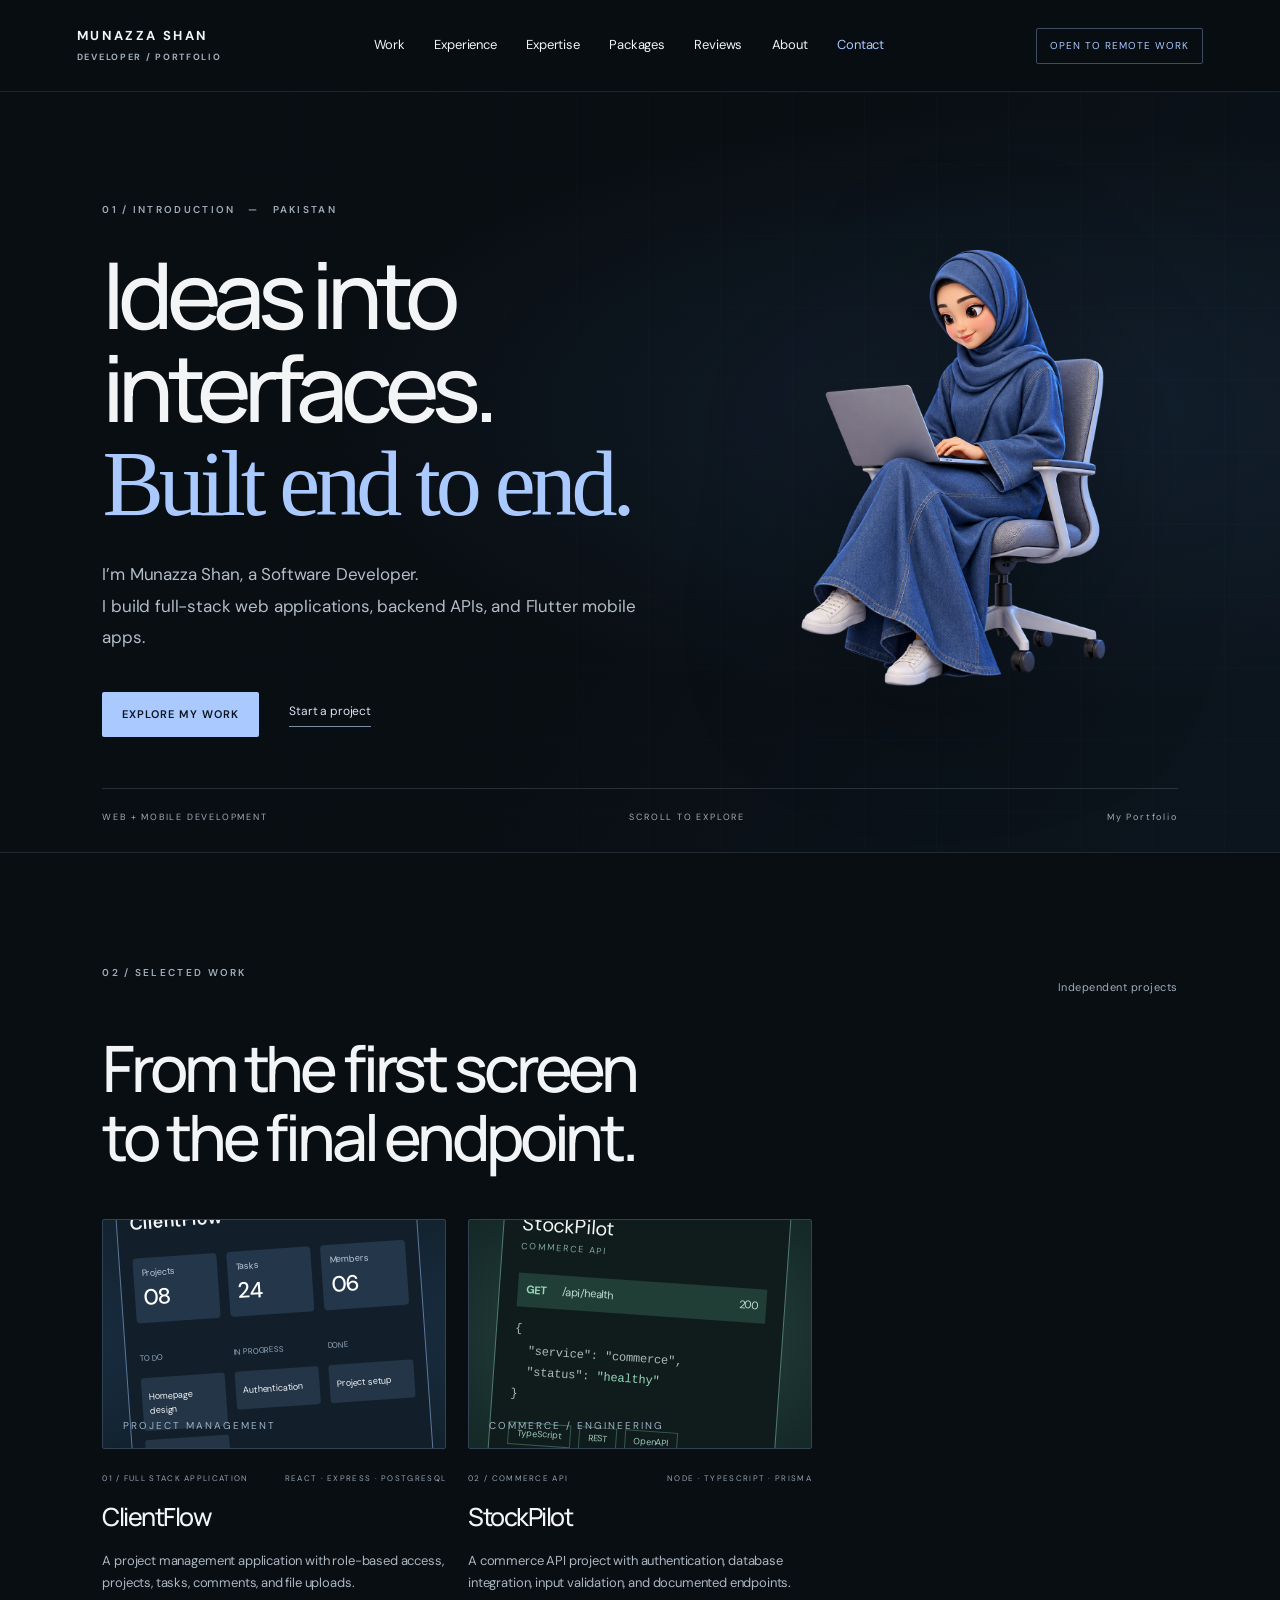
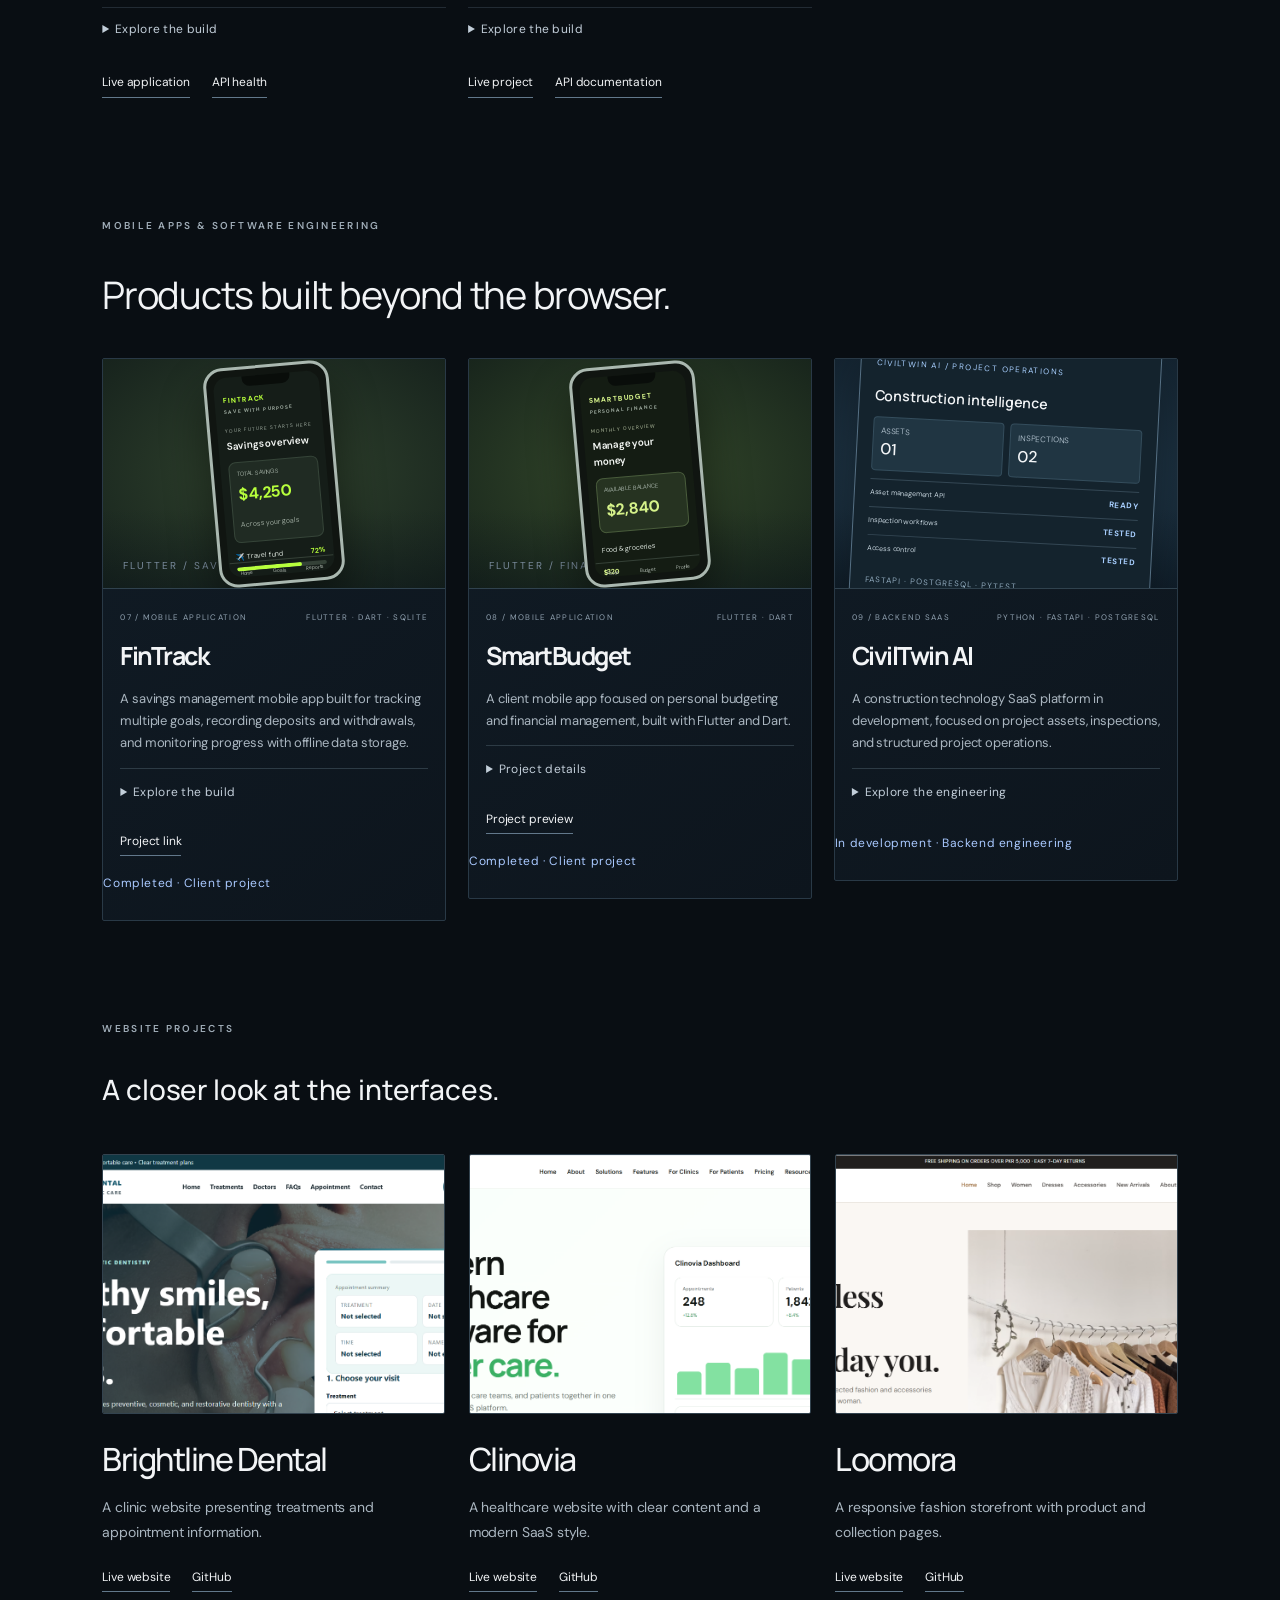
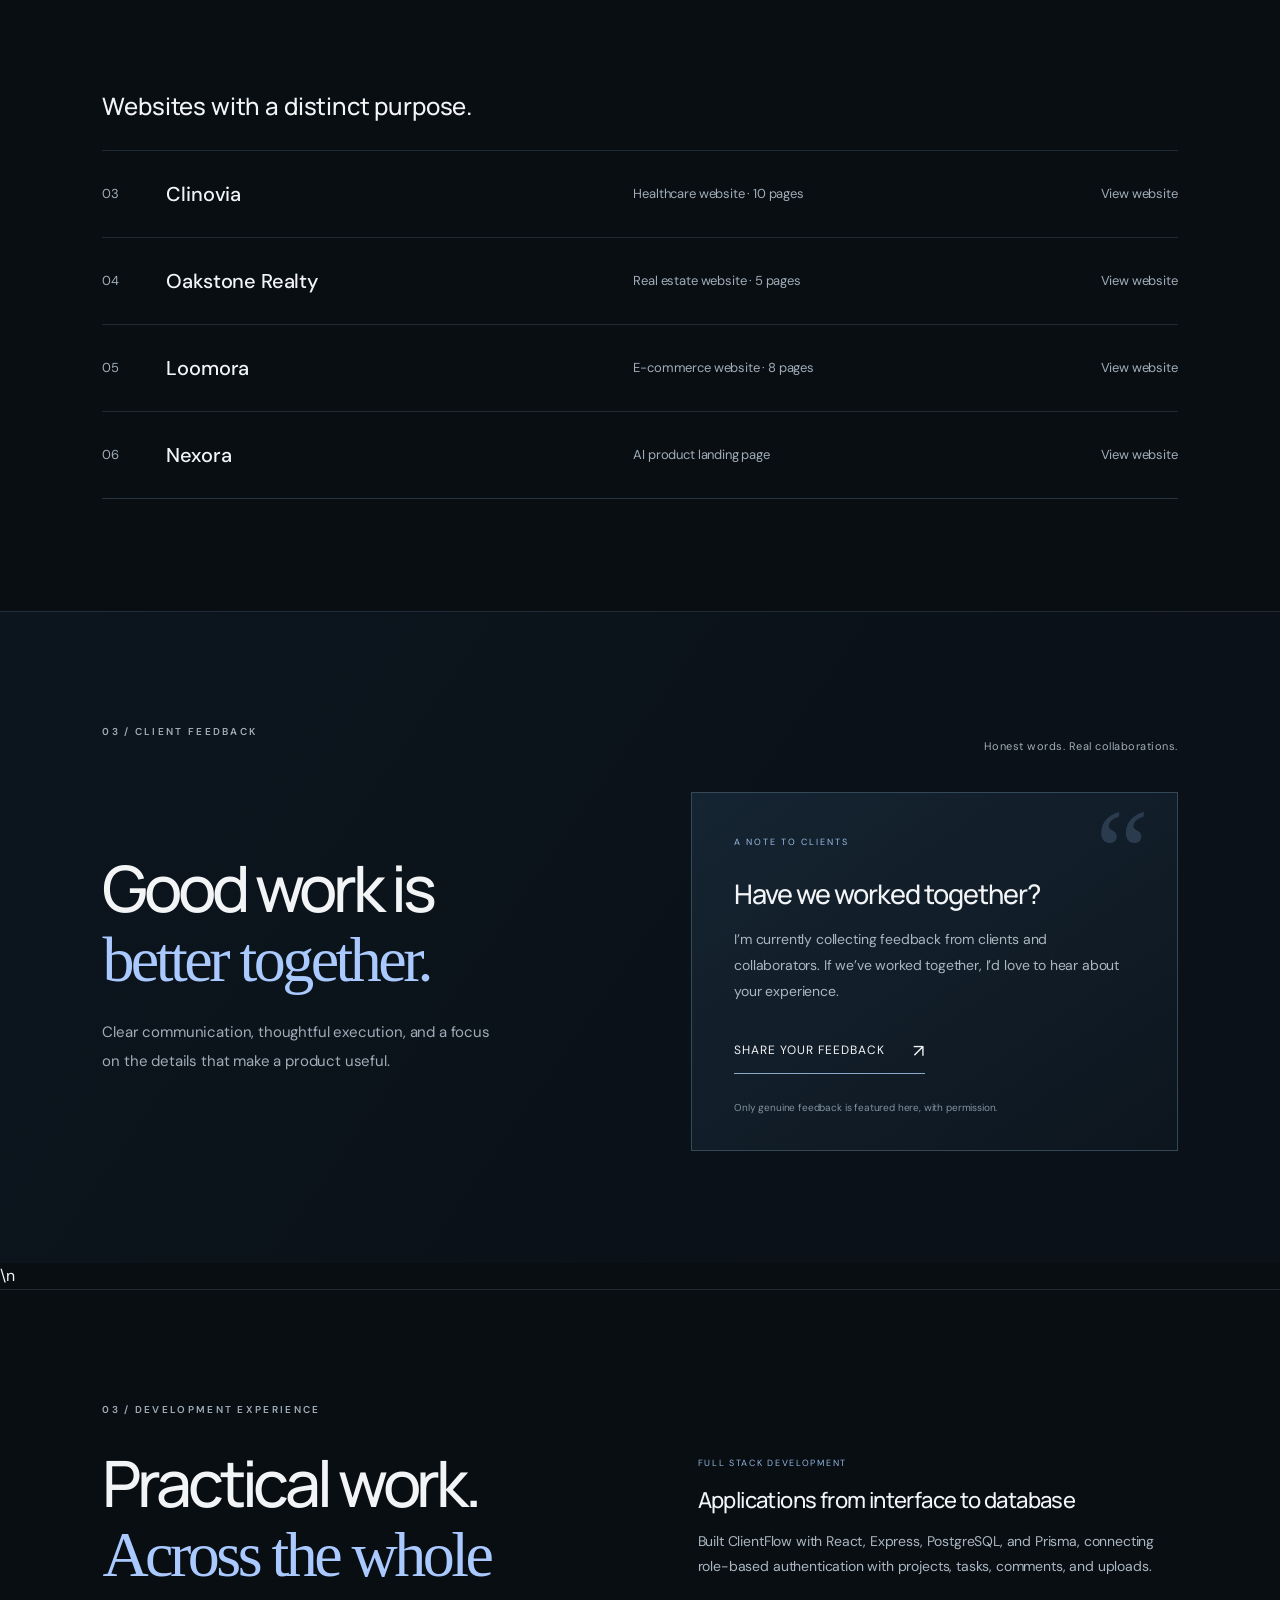
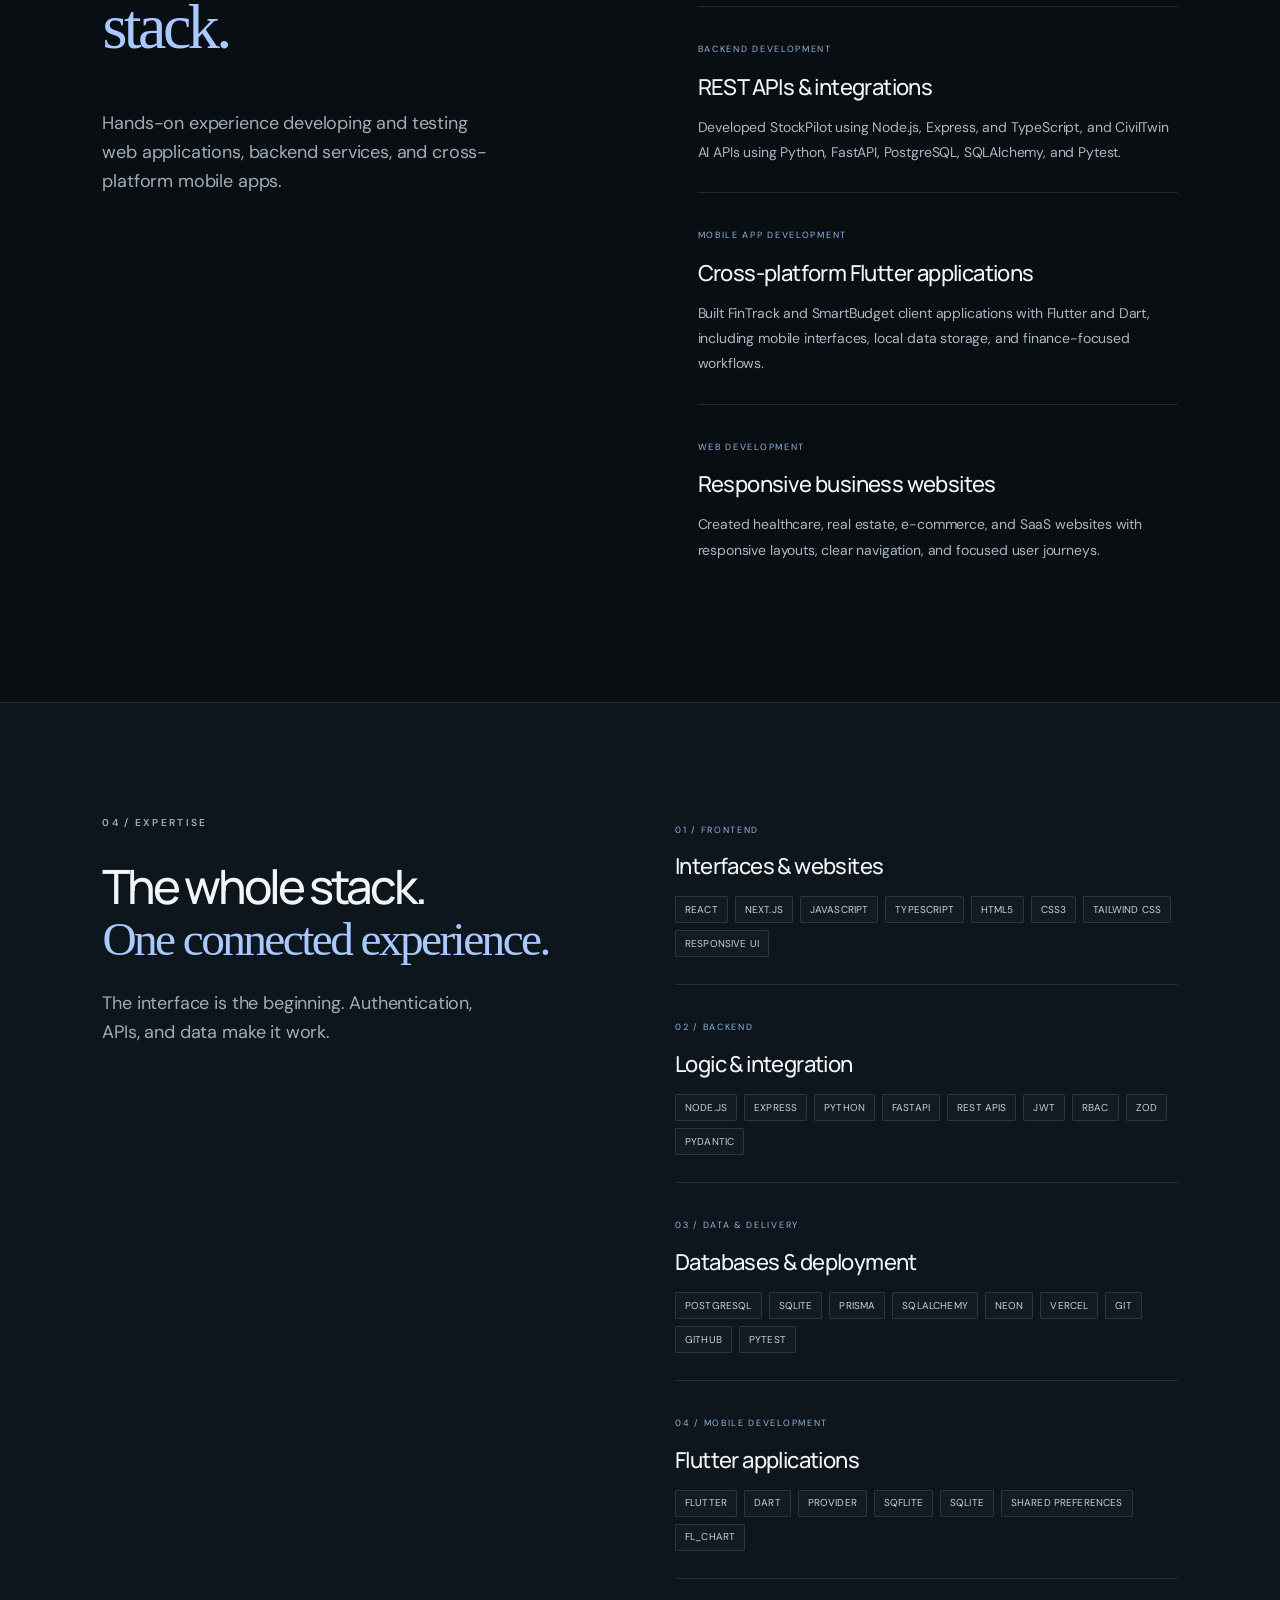
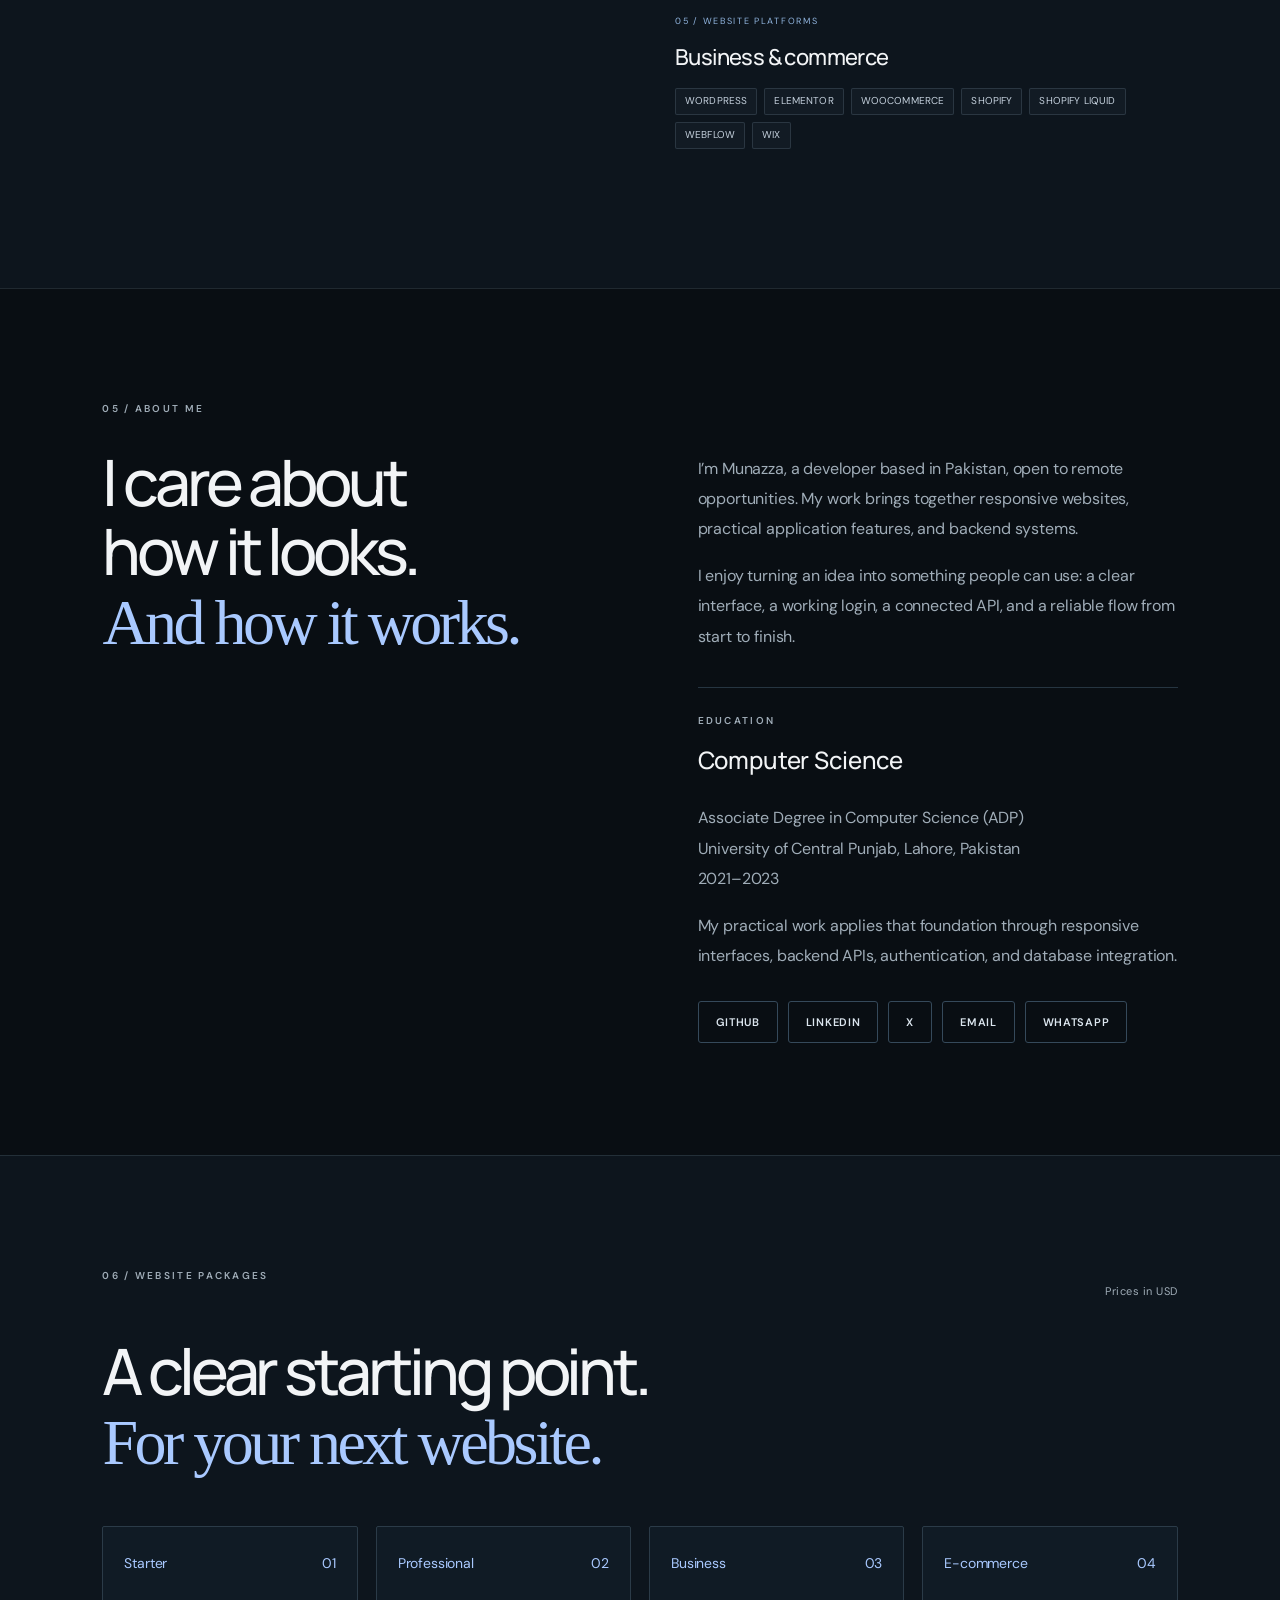
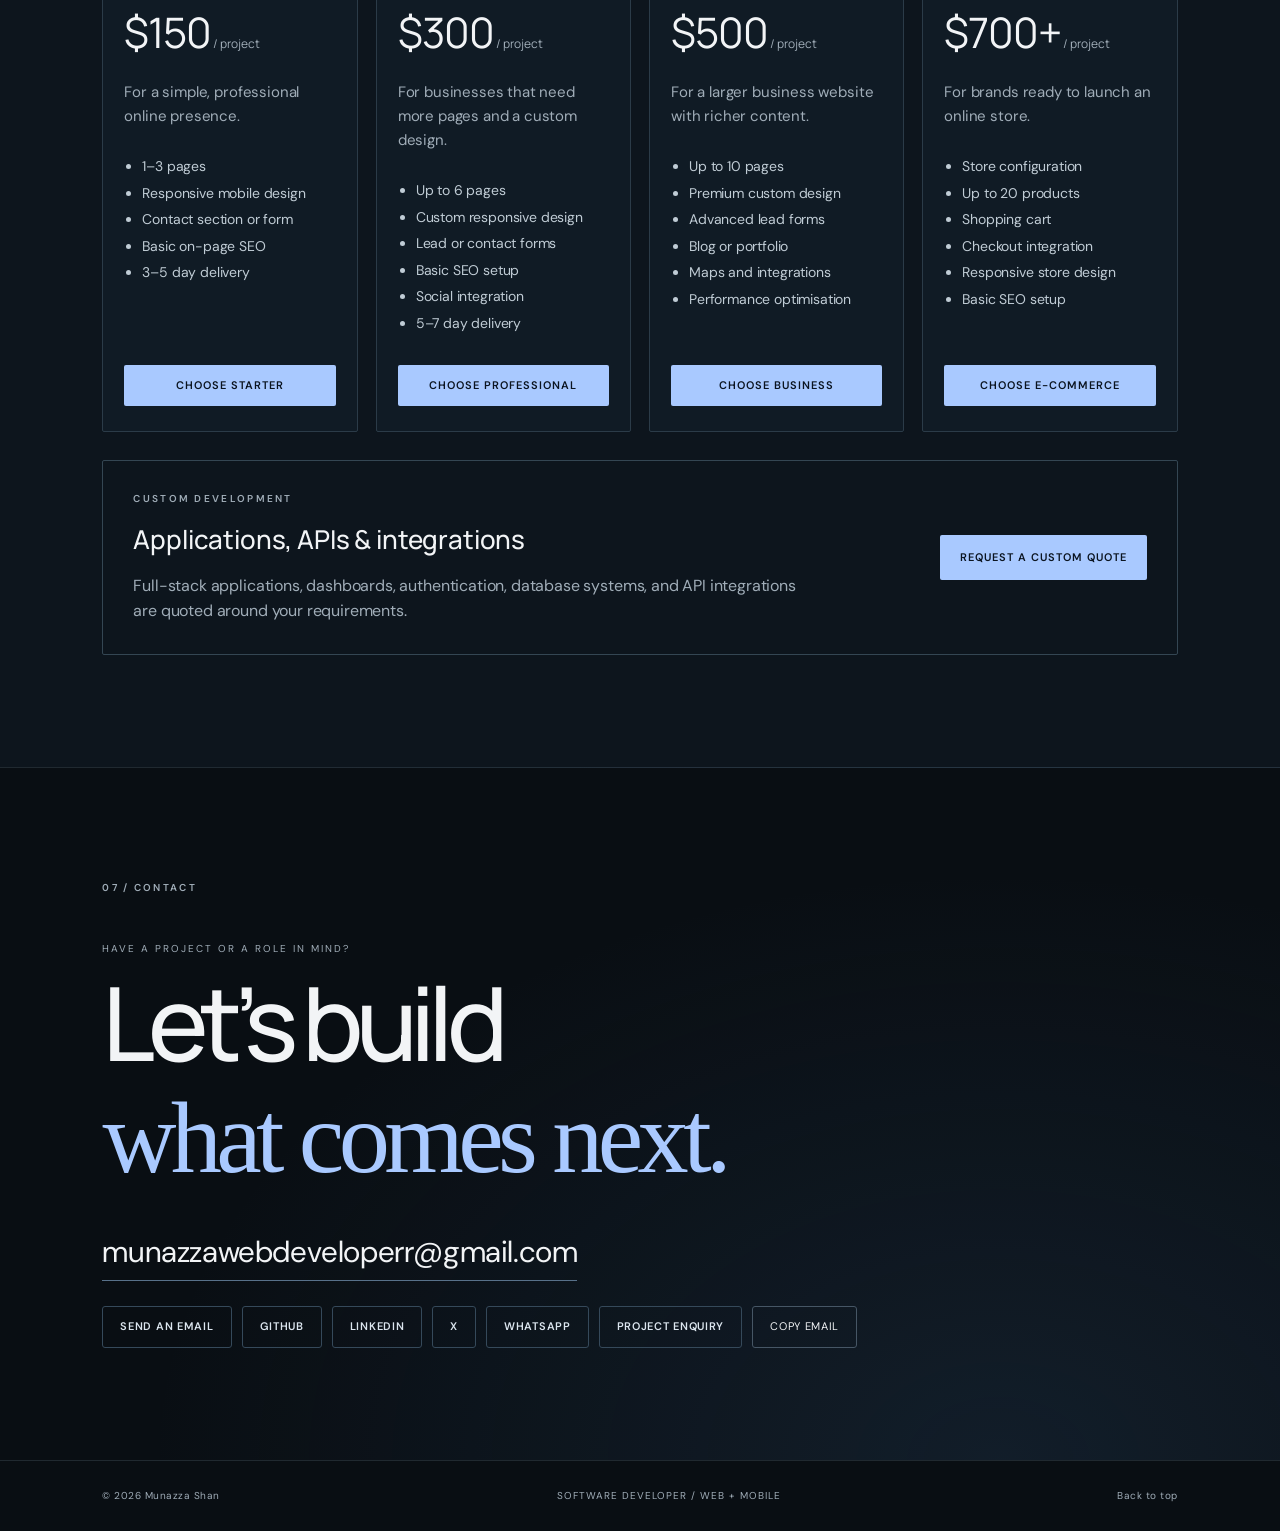
<file: index.html>
<!doctype html>
<html lang="en"><head><meta charset="UTF-8"><meta name="viewport" content="width=device-width, initial-scale=1"><title>Munazza Shan — Software Developer | Full Stack & Flutter</title><meta name="description" content="Software Developer building full-stack web applications, backend APIs, SaaS platforms, and Flutter mobile apps. Explore Munazza Shan’s projects."><link rel="icon" type="image/svg+xml" href="data:image/svg+xml,%3Csvg xmlns='http://www.w3.org/2000/svg' viewBox='0 0 40 40'%3E%3Crect width='40' height='40' rx='8' fill='%230d1419'/%3E%3Ctext x='6' y='28' fill='%23a8c9ff' font-family='Arial' font-size='24'%3EM%3C/text%3E%3C/svg%3E"><link rel="stylesheet" href="style.css?v=20261107-compact"></head><body>
<a class="skip" href="#work">Skip to projects</a><header><a class="brand" href="#home">MUNAZZA SHAN<span>DEVELOPER / PORTFOLIO</span></a><nav aria-label="Main navigation"><a href="#work">Work</a><a href="#experience">Experience</a><a href="#expertise">Expertise</a><a href="#packages">Packages</a><a href="#reviews">Reviews</a><a href="#about">About</a><a href="#contact">Contact</a></nav><a class="availability" href="#contact">Open to remote work</a></header>
<main><section class="hero" id="home"><div class="hero-copy"><p class="eyebrow">01 / INTRODUCTION &nbsp; — &nbsp; PAKISTAN</p><h1>Ideas into<br>interfaces.<br><em>Built end to end.</em></h1><p class="intro">I’m Munazza Shan, a Software Developer.<br>I build full-stack web applications, backend APIs, and Flutter mobile apps.</p><div class="actions"><a class="button" href="#work">Explore my work</a><a class="text-link" href="inquiry-form.html">Start a project</a></div></div>
<div class="character-stage"><img class="developer-character" src="assets/denim-developer.png" alt="Cartoon developer in a blue denim abaya and hijab, seated with a laptop" width="1280" height="1280" fetchpriority="high"></div><div class="hero-bottom"><span>WEB + MOBILE DEVELOPMENT</span><span>SCROLL TO EXPLORE</span><span>My Portfolio</span></div></section>
<section class="work section" id="work"><div class="section-top"><p class="eyebrow">02 / SELECTED WORK</p><span>Independent projects</span></div><h2>From the first screen<br>to the final endpoint.</h2><div class="project-grid"><article class="project featured"><div class="project-visual flow-visual"><div class="mini-app"><div class="mini-heading">ClientFlow <span>WORKSPACE</span></div><div class="mini-stat"><div>Projects<b>08</b></div><div>Tasks<b>24</b></div><div>Members<b>06</b></div></div><div class="mini-columns"><div><span>TO DO</span><i>Homepage design</i><i>API integration</i></div><div><span>IN PROGRESS</span><i>Authentication</i></div><div><span>DONE</span><i>Project setup</i></div></div></div><span class="visual-label">PROJECT MANAGEMENT</span></div><div class="project-meta"><span>01 / FULL STACK APPLICATION</span><span>REACT · EXPRESS · POSTGRESQL</span></div><h3>ClientFlow</h3><p>A project management application with role-based access, projects, tasks, comments, and file uploads.</p><details><summary>Explore the build</summary><p>React frontend and Express REST API, with PostgreSQL through Prisma. JWT cookie authentication supports Admin, Manager, and Member roles. The application includes filtering, pagination, Cloudinary uploads, and email integration.</p></details><div class="project-links"><a href="https://clientflow-pern-client.vercel.app/" target="_blank" rel="noopener">Live application</a><a href="https://clientflow-pern-server.vercel.app/api/health" target="_blank" rel="noopener">API health</a></div></article>
<article class="project"><div class="project-visual stock-visual"><div class="stock-panel"><div class="stock-title">StockPilot <span>COMMERCE API</span></div><div class="endpoint"><b>GET</b> /api/health <span>200</span></div><div class="stock-code"><span>{</span><br>&nbsp; "service": "commerce",<br>&nbsp; "status": <i>"healthy"</i><br><span>}</span></div><div class="stock-tags"><span>TypeScript</span><span>REST</span><span>OpenAPI</span></div></div><span class="visual-label">COMMERCE / ENGINEERING</span></div><div class="project-meta"><span>02 / COMMERCE API</span><span>NODE · TYPESCRIPT · PRISMA</span></div><h3>StockPilot</h3><p>A commerce API project with authentication, database integration, input validation, and documented endpoints.</p><details><summary>Explore the build</summary><p>Built with Node.js, Express, and TypeScript, using Neon PostgreSQL. Includes JWT authentication, Zod validation, Swagger documentation, CORS, Helmet, and rate limiting.</p></details><div class="project-links"><a href="https://stock-pilot-commerce-frontend.vercel.app/" target="_blank" rel="noopener">Live project</a><a href="https://stockpilot-commerce-api-dcke.vercel.app/api/docs" target="_blank" rel="noopener">API documentation</a></div></article></div>
<div class="mobile-projects">
<div class="gallery-heading"><p class="eyebrow">MOBILE APPS & SOFTWARE ENGINEERING</p><h3>Products built beyond the browser.</h3></div>
<article class="mobile-project-card">
<div class="mobile-visual fintrack-visual"><div class="phone-frame"><div class="phone-notch"></div><div class="phone-screen"><div class="phone-brand">FINTRACK <span>SAVE WITH PURPOSE</span></div><p class="phone-kicker">YOUR FUTURE STARTS HERE</p><h4>Savings overview</h4><div class="phone-balance"><small>TOTAL SAVINGS</small><b>$4,250</b><span>Across your goals</span></div><div class="phone-goal"><div><span>✈️ Travel fund</span><b>72%</b></div><i><span style="width:72%"></span></i></div><div class="phone-goal"><div><span>🏡 New home</span><b>45%</b></div><i><span style="width:45%"></span></i></div><div class="phone-tabs"><span>Home</span><span>Goals</span><span>Reports</span></div></div></div><span class="visual-label">FLUTTER / SAVINGS APP</span></div>
<div class="project-meta"><span>07 / MOBILE APPLICATION</span><span>FLUTTER · DART · SQLITE</span></div><h3>FinTrack</h3><p>A savings management mobile app built for tracking multiple goals, recording deposits and withdrawals, and monitoring progress with offline data storage.</p><details><summary>Explore the build</summary><p>Built with Flutter and Dart using Provider for state management, Sqflite for local storage, Shared Preferences for persisted settings, and fl_chart for data visualisation. Includes savings goals, progress tracking, transaction history, and reports.</p></details><div class="project-links"><a href="https://savingsgoals.site/" target="_blank" rel="noopener">Project link</a></div><p class="project-status">Completed · Client project</p>
</article>
<article class="mobile-project-card">
<div class="mobile-visual smartbudget-visual"><div class="phone-frame"><div class="phone-notch"></div><div class="phone-screen smart-screen"><div class="phone-brand">SMARTBUDGET <span>PERSONAL FINANCE</span></div><p class="phone-kicker">MONTHLY OVERVIEW</p><h4>Manage your money</h4><div class="budget-total"><small>AVAILABLE BALANCE</small><b>$2,840</b></div><div class="budget-line"><span>Food & groceries</span><b>$320</b><i><span style="width:55%"></span></i></div><div class="budget-line"><span>Transport</span><b>$145</b><i><span style="width:32%"></span></i></div><div class="budget-line"><span>Personal</span><b>$210</b><i><span style="width:43%"></span></i></div><div class="phone-tabs"><span>Home</span><span>Budget</span><span>Profile</span></div></div></div><span class="visual-label">FLUTTER / FINANCE APP</span></div>
<div class="project-meta"><span>08 / MOBILE APPLICATION</span><span>FLUTTER · DART</span></div><h3>SmartBudget</h3><p>A client mobile app focused on personal budgeting and financial management, built with Flutter and Dart.</p><details><summary>Project details</summary><p>Cross-platform mobile application development with a finance-focused user interface and budgeting workflows.</p></details><div class="project-links"><a href="https://tinyurl.com/wx2yry6c" target="_blank" rel="noopener">Project preview</a></div><p class="project-status">Completed · Client project</p>
</article>
<article class="mobile-project-card">
<div class="mobile-visual civiltwin-visual"><div class="civiltwin-panel"><span class="civil-label">CIVILTWIN AI / PROJECT OPERATIONS</span><div class="civil-head">Construction intelligence</div><div class="civil-stats"><div><small>ASSETS</small><b>01</b></div><div><small>INSPECTIONS</small><b>02</b></div></div><div class="civil-row"><span>Asset management API</span><b>READY</b></div><div class="civil-row"><span>Inspection workflows</span><b>TESTED</b></div><div class="civil-row"><span>Access control</span><b>TESTED</b></div><div class="civil-footer">FASTAPI · POSTGRESQL · PYTEST</div></div><span class="visual-label">BACKEND / CONSTRUCTION SAAS</span></div>
<div class="project-meta"><span>09 / BACKEND SAAS</span><span>PYTHON · FASTAPI · POSTGRESQL</span></div><h3>CivilTwin AI</h3><p>A construction technology SaaS platform in development, focused on project assets, inspections, and structured project operations.</p><details><summary>Explore the engineering</summary><p>Developing REST APIs with FastAPI, SQLAlchemy, and PostgreSQL. Implemented authentication, organization and project access rules, asset management, inspection workflows, and automated tests with Pytest.</p></details><p class="project-status">In development · Backend engineering</p>
</article>
</div>
<div class="website-gallery"><div class="gallery-heading"><p class="eyebrow">WEBSITE PROJECTS</p><h3>A closer look at the interfaces.</h3></div><article class="website-card"><a href="https://munazza-shan-web.github.io/brightline-dental-care/" target="_blank" rel="noopener"><img src="assets/dental.png" alt="Brightline Dental website project preview" loading="lazy" width="1200" height="800"></a><h3>Brightline Dental</h3><p>A clinic website presenting treatments and appointment information.</p><div class="project-links"><a href="https://munazza-shan-web.github.io/brightline-dental-care/" target="_blank" rel="noopener">Live website</a><a href="https://github.com/munazza-shan-web/brightline-dental-care" target="_blank" rel="noopener">GitHub</a></div></article><article class="website-card"><a href="https://munazza-shan-web.github.io/clinovia-healthcare-website/" target="_blank" rel="noopener"><img src="assets/clinovia.png" alt="Clinovia website project preview" loading="lazy" width="1200" height="800"></a><h3>Clinovia</h3><p>A healthcare website with clear content and a modern SaaS style.</p><div class="project-links"><a href="https://munazza-shan-web.github.io/clinovia-healthcare-website/" target="_blank" rel="noopener">Live website</a><a href="https://github.com/munazza-shan-web/clinovia-healthcare-website" target="_blank" rel="noopener">GitHub</a></div></article><article class="website-card"><a href="https://munazza-shan-web.github.io/loomora-ecommerce/" target="_blank" rel="noopener"><img src="assets/loomora.png" alt="Loomora website project preview" loading="lazy" width="1200" height="800"></a><h3>Loomora</h3><p>A responsive fashion storefront with product and collection pages.</p><div class="project-links"><a href="https://munazza-shan-web.github.io/loomora-ecommerce/" target="_blank" rel="noopener">Live website</a><a href="https://github.com/munazza-shan-web/loomora-ecommerce" target="_blank" rel="noopener">GitHub</a></div></article></div><div class="more-work"><h3>Websites with a distinct purpose.</h3><a href="https://munazza-shan-web.github.io/clinovia-healthcare-website/" target="_blank" rel="noopener"><span>03</span><b>Clinovia</b><small>Healthcare website · 10 pages</small><span>View website</span></a><a href="https://munazza-shan-web.github.io/oakstone-realty/" target="_blank" rel="noopener"><span>04</span><b>Oakstone Realty</b><small>Real estate website · 5 pages</small><span>View website</span></a><a href="https://munazza-shan-web.github.io/loomora-ecommerce/" target="_blank" rel="noopener"><span>05</span><b>Loomora</b><small>E-commerce website · 8 pages</small><span>View website</span></a><a href="https://munazza-shan-web.github.io/nexora-ai-productivity/" target="_blank" rel="noopener"><span>06</span><b>Nexora</b><small>AI product landing page</small><span>View website</span></a></div></section>
<section class="section reviews" id="reviews">
<div class="section-top"><p class="eyebrow">03 / CLIENT FEEDBACK</p><span>Honest words. Real collaborations.</span></div>
<div class="reviews-layout">
<div class="reviews-heading"><h2>Good work is<br><em>better together.</em></h2><p class="section-description">Clear communication, thoughtful execution, and a focus on the details that make a product useful.</p></div>
<div class="review-empty"><span class="quote-mark" aria-hidden="true">“</span><p class="review-kicker">A NOTE TO CLIENTS</p><h3>Have we worked together?</h3><p>I’m currently collecting feedback from clients and collaborators. If we’ve worked together, I’d love to hear about your experience.</p><a class="review-link" href="mailto:munazzawebdeveloperr@gmail.com?subject=Portfolio%20testimonial">Share your feedback <span aria-hidden="true">↗</span></a><small>Only genuine feedback is featured here, with permission.</small></div>
</div>
</section>\n<section class="section experience" id="experience"><p class="eyebrow">03 / DEVELOPMENT EXPERIENCE</p><div class="experience-layout"><div><h2>Practical work.<br><em>Across the whole stack.</em></h2><p class="section-description">Hands-on experience developing and testing web applications, backend services, and cross-platform mobile apps.</p></div><div class="experience-rows"><article><span>FULL STACK DEVELOPMENT</span><h3>Applications from interface to database</h3><p>Built ClientFlow with React, Express, PostgreSQL, and Prisma, connecting role-based authentication with projects, tasks, comments, and uploads.</p></article><article><span>BACKEND DEVELOPMENT</span><h3>REST APIs & integrations</h3><p>Developed StockPilot using Node.js, Express, and TypeScript, and CivilTwin AI APIs using Python, FastAPI, PostgreSQL, SQLAlchemy, and Pytest.</p></article><article><span>MOBILE APP DEVELOPMENT</span><h3>Cross-platform Flutter applications</h3><p>Built FinTrack and SmartBudget client applications with Flutter and Dart, including mobile interfaces, local data storage, and finance-focused workflows.</p></article><article><span>WEB DEVELOPMENT</span><h3>Responsive business websites</h3><p>Created healthcare, real estate, e-commerce, and SaaS websites with responsive layouts, clear navigation, and focused user journeys.</p></article></div></div></section><section class="expertise section" id="expertise"><div><p class="eyebrow">04 / EXPERTISE</p><h2>The whole stack.<br><em>One connected experience.</em></h2><p class="section-description">The interface is the beginning. Authentication, APIs, and data make it work.</p></div><div class="skill-rows"><div><span>01 / FRONTEND</span><h3>Interfaces & websites</h3><div class="skill-tags"><span>React</span><span>Next.js</span><span>JavaScript</span><span>TypeScript</span><span>HTML5</span><span>CSS3</span><span>Tailwind CSS</span><span>Responsive UI</span></div></div><div><span>02 / BACKEND</span><h3>Logic & integration</h3><div class="skill-tags"><span>Node.js</span><span>Express</span><span>Python</span><span>FastAPI</span><span>REST APIs</span><span>JWT</span><span>RBAC</span><span>Zod</span><span>Pydantic</span></div></div><div><span>03 / DATA & DELIVERY</span><h3>Databases & deployment</h3><div class="skill-tags"><span>PostgreSQL</span><span>SQLite</span><span>Prisma</span><span>SQLAlchemy</span><span>Neon</span><span>Vercel</span><span>Git</span><span>GitHub</span><span>Pytest</span></div></div><div><span>04 / MOBILE DEVELOPMENT</span><h3>Flutter applications</h3><div class="skill-tags"><span>Flutter</span><span>Dart</span><span>Provider</span><span>Sqflite</span><span>SQLite</span><span>Shared Preferences</span><span>fl_chart</span></div></div><div><span>05 / WEBSITE PLATFORMS</span><h3>Business & commerce</h3><div class="skill-tags"><span>WordPress</span><span>Elementor</span><span>WooCommerce</span><span>Shopify</span><span>Shopify Liquid</span><span>Webflow</span><span>Wix</span></div></div></div></section>
<section class="about section" id="about"><p class="eyebrow">05 / ABOUT ME</p><div class="about-layout"><h2>I care about<br>how it looks.<br><em>And how it works.</em></h2><div><p>I’m Munazza, a developer based in Pakistan, open to remote opportunities. My work brings together responsive websites, practical application features, and backend systems.</p><p>I enjoy turning an idea into something people can use: a clear interface, a working login, a connected API, and a reliable flow from start to finish.</p><div class="education"><p class="eyebrow">EDUCATION</p><h3>Computer Science</h3><p>Associate Degree in Computer Science (ADP)<br>University of Central Punjab, Lahore, Pakistan<br>2021–2023</p><p>My practical work applies that foundation through responsive interfaces, backend APIs, authentication, and database integration.</p></div><div class="social-buttons"><a href="https://github.com/munazza-shan-web" target="_blank" rel="noopener">GitHub</a><a href="https://www.linkedin.com/in/munazza-shan-634459438" target="_blank" rel="noopener noreferrer">LinkedIn</a><a href="https://x.com/Munazza_Shan" target="_blank" rel="noopener noreferrer">X</a><a href="mailto:munazzawebdeveloperr@gmail.com">Email</a><a href="https://wa.me/923136435103" target="_blank" rel="noopener">WhatsApp</a></div></div></div></section>
<section class="section packages" id="packages"><div class="section-top"><p class="eyebrow">06 / WEBSITE PACKAGES</p><span>Prices in USD</span></div><h2>A clear starting point.<br><em>For your next website.</em></h2><div class="package-grid"><article class="package-card"><div class="package-top"><span>Starter</span><span>01</span></div><p class="package-price">$150<small> / project</small></p><p>For a simple, professional online presence.</p><ul><li>1–3 pages</li><li>Responsive mobile design</li><li>Contact section or form</li><li>Basic on-page SEO</li><li>3–5 day delivery</li></ul><a class="button" href="inquiry-form.html?package=starter">Choose Starter</a></article><article class="package-card"><div class="package-top"><span>Professional</span><span>02</span></div><p class="package-price">$300<small> / project</small></p><p>For businesses that need more pages and a custom design.</p><ul><li>Up to 6 pages</li><li>Custom responsive design</li><li>Lead or contact forms</li><li>Basic SEO setup</li><li>Social integration</li><li>5–7 day delivery</li></ul><a class="button" href="inquiry-form.html?package=professional">Choose Professional</a></article><article class="package-card"><div class="package-top"><span>Business</span><span>03</span></div><p class="package-price">$500<small> / project</small></p><p>For a larger business website with richer content.</p><ul><li>Up to 10 pages</li><li>Premium custom design</li><li>Advanced lead forms</li><li>Blog or portfolio</li><li>Maps and integrations</li><li>Performance optimisation</li></ul><a class="button" href="inquiry-form.html?package=business">Choose Business</a></article><article class="package-card"><div class="package-top"><span>E-commerce</span><span>04</span></div><p class="package-price">$700+<small> / project</small></p><p>For brands ready to launch an online store.</p><ul><li>Store configuration</li><li>Up to 20 products</li><li>Shopping cart</li><li>Checkout integration</li><li>Responsive store design</li><li>Basic SEO setup</li></ul><a class="button" href="inquiry-form.html?package=ecommerce">Choose E-commerce</a></article></div><div class="custom-package"><div><p class="eyebrow">CUSTOM DEVELOPMENT</p><h3>Applications, APIs & integrations</h3><p>Full-stack applications, dashboards, authentication, database systems, and API integrations are quoted around your requirements.</p></div><a class="button" href="inquiry-form.html?package=fullstack">Request a custom quote</a></div></section><section class="contact section" id="contact"><p class="eyebrow">07 / CONTACT</p><p class="contact-intro">HAVE A PROJECT OR A ROLE IN MIND?</p><h2>Let’s build<br><em>what comes next.</em></h2><a class="contact-email" href="mailto:munazzawebdeveloperr@gmail.com">munazzawebdeveloperr@gmail.com</a><div class="contact-links"><a href="mailto:munazzawebdeveloperr@gmail.com">Send an email</a><a href="https://github.com/munazza-shan-web" target="_blank" rel="noopener">GitHub</a><a href="https://www.linkedin.com/in/munazza-shan-634459438" target="_blank" rel="noopener noreferrer">LinkedIn</a><a href="https://x.com/Munazza_Shan" target="_blank" rel="noopener noreferrer">X</a><a href="https://wa.me/923136435103" target="_blank" rel="noopener">WhatsApp</a><a href="inquiry-form.html">Project enquiry</a><button id="copy-email" type="button">Copy email</button><span id="copy-status" role="status"></span></div></section></main><footer><span>© <span id="year">2026</span> Munazza Shan</span><span>SOFTWARE DEVELOPER / WEB + MOBILE</span><a href="#home">Back to top</a></footer><div class="scroll-progress" aria-hidden="true"></div><script src="script.js"></script></body></html>
</file>
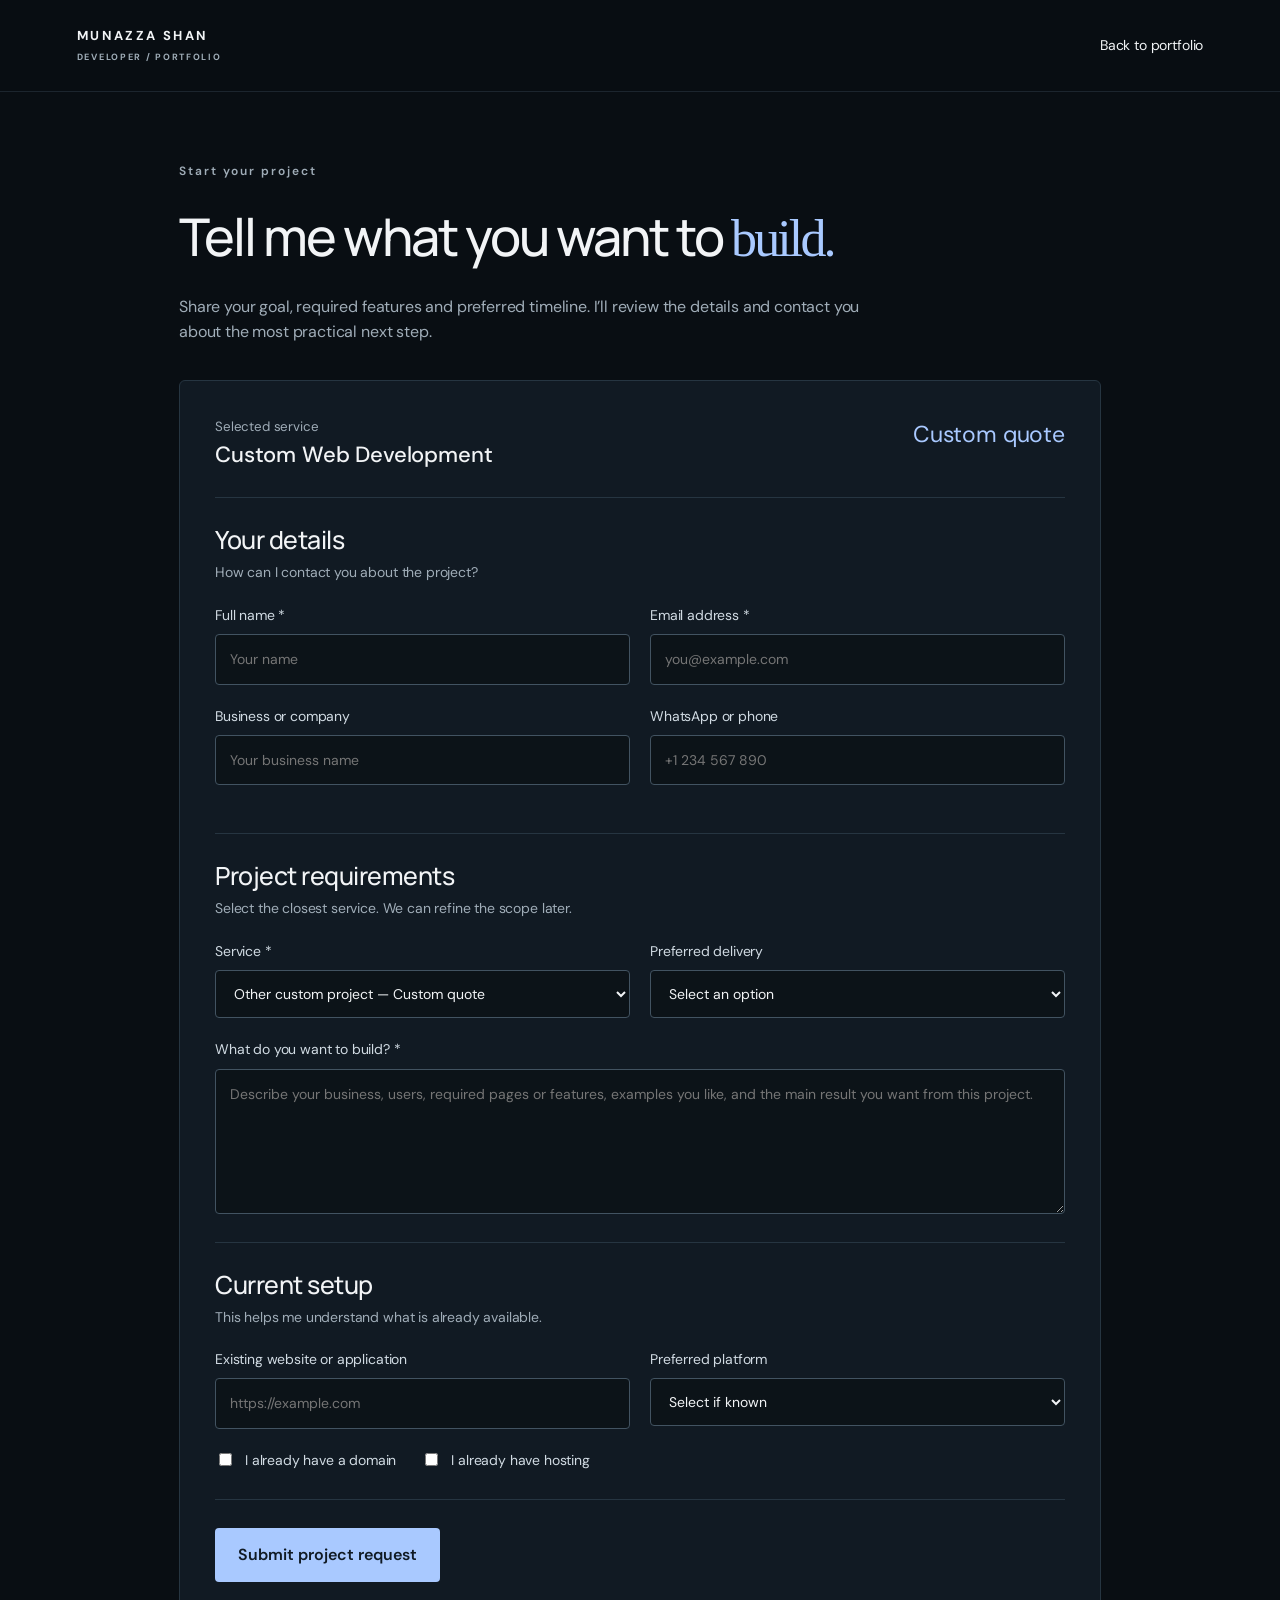
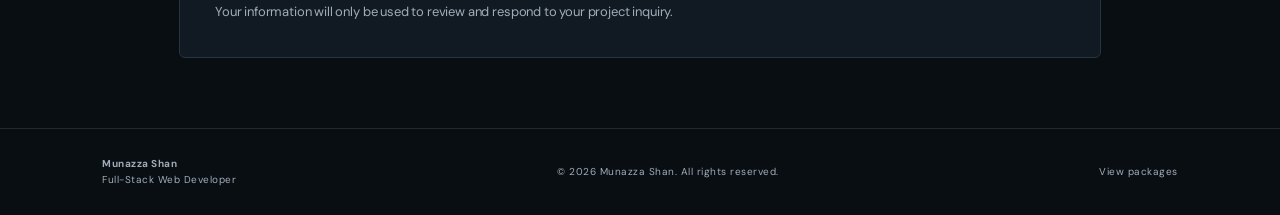
<file: inquiry-form.html>
<!DOCTYPE html>
<html lang="en">
<head>
  <meta charset="UTF-8">
  <meta name="viewport" content="width=device-width, initial-scale=1.0">
  <meta name="description" content="Request a website, full-stack application, backend API or custom web development project from Munazza Shan.">
  <meta name="theme-color" content="#080a0f">
  <title>Start Your Project | Munazza Shan</title>
  <link rel="preconnect" href="https://fonts.googleapis.com">
  <link rel="preconnect" href="https://fonts.gstatic.com" crossorigin>
  <link href="https://fonts.googleapis.com/css2?family=DM+Sans:wght@400;500;600;700&family=Manrope:wght@600;700;800&display=swap" rel="stylesheet">
  <link rel="stylesheet" href="style.css">
</head>
<body>
  
  <header class="site-header inquiry-header">
    <a class="brand" href="index.html" aria-label="Munazza Shan home">MUNAZZA SHAN<span>DEVELOPER / PORTFOLIO</span></a>
    <a class="back-link" href="index.html">Back to portfolio</a>
  </header>

  <main class="inquiry-main">
    <div class="inquiry-heading">
      <div class="eyebrow"><i></i> Start your project</div>
      <h1>Tell me what you want to <em>build.</em></h1>
      <p>Share your goal, required features and preferred timeline. I’ll review the details and contact you about the most practical next step.</p>
    </div>

    <div class="form-card">
      <div class="selected-package">
        <div><small>Selected service</small><strong id="selectedPackage">Custom Web Development</strong></div>
        <div class="selected-price" id="selectedPrice">Custom quote</div>
      </div>

      <form action="https://formsubmit.co/munazzawebdeveloperr@gmail.com" method="POST">
        <input type="hidden" name="_subject" value="New Munazza Shan Project Inquiry">
        <input type="hidden" name="_template" value="table">
        <input type="hidden" name="_captcha" value="true">
        <input type="hidden" name="_next" value="https://munazza-shan-web.github.io/portfolio/">
        <input type="hidden" name="_url" value="https://munazza-shan-web.github.io/portfolio/inquiry-form.html">
        <input type="hidden" name="selected_service" id="packageField" value="Custom Web Development">
        <input class="honeypot" type="text" name="_honey" tabindex="-1" autocomplete="off">

        <div class="form-section">
          <div><h2>Your details</h2><p>How can I contact you about the project?</p></div>
          <div class="form-grid">
            <label>Full name *<input type="text" name="name" placeholder="Your name" required></label>
            <label>Email address *<input type="email" name="email" placeholder="you@example.com" required></label>
            <label>Business or company<input type="text" name="business" placeholder="Your business name"></label>
            <label>WhatsApp or phone<input type="text" name="phone" placeholder="+1 234 567 890"></label>
          </div>
        </div>

        <div class="form-section">
          <div><h2>Project requirements</h2><p>Select the closest service. We can refine the scope later.</p></div>
          <div class="form-grid">
            <label>Service *
              <select name="service" id="packageSelect" required>
                <option value="Starter Website Package — $150">Starter website — $150</option>
                <option value="Professional Website Package — $300">Professional website — $300</option>
                <option value="Business Website Package — $500">Business website — $500</option>
                <option value="E-commerce Website Package — $700+">E-commerce website — $700+</option>
                <option value="Full-Stack Application — Custom quote">Full-stack application — Custom quote</option>
                <option value="Backend API or Integration — Custom quote">Backend API or integration — Custom quote</option>
                <option value="Custom Web Development — Custom quote">Other custom project — Custom quote</option>
              </select>
            </label>
            <label>Preferred delivery
              <select name="deadline">
                <option value="">Select an option</option><option>As soon as possible</option><option>Within 1 week</option><option>Within 2 weeks</option><option>Within 1 month</option><option>Flexible</option>
              </select>
            </label>
          </div>
          <label>What do you want to build? *<textarea name="project_requirements" placeholder="Describe your business, users, required pages or features, examples you like, and the main result you want from this project." required></textarea></label>
        </div>

        <div class="form-section">
          <div><h2>Current setup</h2><p>This helps me understand what is already available.</p></div>
          <div class="form-grid">
            <label>Existing website or application<input type="url" name="existing_website" placeholder="https://example.com"></label>
            <label>Preferred platform
              <select name="platform"><option value="">Select if known</option><option>React / Full-stack custom</option><option>WordPress</option><option>Shopify</option><option>Custom HTML/CSS/JavaScript</option><option>Backend API only</option><option>Not sure — please recommend</option></select>
            </label>
          </div>
          <div class="check-grid"><label class="check"><input type="checkbox" name="domain_ready" value="Yes"> I already have a domain</label><label class="check"><input type="checkbox" name="hosting_ready" value="Yes"> I already have hosting</label></div>
        </div>

        <div class="submit-row"><button class="submit-button" type="submit">Submit project request</button></div>
      </form>
      <p class="privacy">Your information will only be used to review and respond to your project inquiry.</p>
    </div>
  </main>

  <footer class="inquiry-footer"><div><strong>Munazza Shan</strong><span>Full-Stack Web Developer</span></div><p>© <span id="year"></span> Munazza Shan. All rights reserved.</p><a href="index.html#packages">View packages</a></footer>

  <script>
    const options = {
      starter: ["Starter Website Package", "$150", 0],
      professional: ["Professional Website Package", "$300", 1],
      business: ["Business Website Package", "$500", 2],
      ecommerce: ["E-commerce Website Package", "$700+", 3],
      fullstack: ["Full-Stack Application", "Custom quote", 4],
      api: ["Backend API or Integration", "Custom quote", 5],
      custom: ["Custom Web Development", "Custom quote", 6]
    };
    const selectedPackage = document.getElementById("selectedPackage");
    const selectedPrice = document.getElementById("selectedPrice");
    const packageField = document.getElementById("packageField");
    const packageSelect = document.getElementById("packageSelect");
    const requested = new URLSearchParams(window.location.search).get("package") || "custom";
    const initial = options[requested] || options.custom;
    selectedPackage.textContent = initial[0];
    selectedPrice.textContent = initial[1];
    packageSelect.selectedIndex = initial[2];
    packageField.value = `${initial[0]} — ${initial[1]}`;
    packageSelect.addEventListener("change", () => {
      const text = packageSelect.options[packageSelect.selectedIndex].textContent;
      const parts = text.split(" — ");
      selectedPackage.textContent = parts[0];
      selectedPrice.textContent = parts[1] || "Custom quote";
      packageField.value = packageSelect.value;
    });
    document.getElementById("year").textContent = new Date().getFullYear();
  </script>
</body>
</html>
</file>
<file: style.css>
@import url('https://fonts.googleapis.com/css2?family=DM+Sans:wght@400;500;600;700&family=Manrope:wght@400;500;600;700;800&display=swap');
:root{--bg:#0c1318;--surface:#121d25;--line:#27323a;--text:#eef1f4;--muted:#a1adb8;--accent:#afcfff}*{box-sizing:border-box}html{scroll-behavior:smooth;scroll-padding-top:100px}body{margin:0;background:var(--bg);color:var(--text);font-family:'DM Sans',sans-serif;font-size:16px;line-height:1.6}a{color:inherit;text-decoration:none}button{font:inherit}a,button,summary{touch-action:manipulation}a:focus-visible,button:focus-visible,summary:focus-visible{outline:2px solid var(--accent);outline-offset:7px}header{height:100px;padding:0 5%;display:flex;align-items:center;justify-content:space-between;border-bottom:1px solid var(--line);position:relative;z-index:5}.brand{font-size:14px;letter-spacing:2px;font-weight:700}.brand span{display:block;font-size:12px;letter-spacing:1px;color:var(--muted);margin-top:3px}nav{display:flex;gap:34px;font-size:14px}nav a:hover,nav a.active{color:var(--accent)}.availability{font-size:13px;color:var(--accent);border:1px solid #3a4d63;padding:7px 14px;border-radius:100px}.hero{position:relative;min-height:790px;height:calc(100svh - 100px);max-height:1100px;display:grid;grid-template-columns:1.04fr 1fr;gap:40px;align-items:center;padding:60px 5% 110px;overflow:hidden;background:radial-gradient(ellipse at 85% 43%,#16304b55,transparent 60%)}.eyebrow{font-size:12px;letter-spacing:2px;color:var(--muted);font-weight:600;margin:0 0 30px}h1,h2,h3,p{margin-top:0}h1,h2,h3{font-family:Manrope,sans-serif}h1{font-size:clamp(48px,5.35vw,88px);line-height:1.12;letter-spacing:-4px;font-weight:500;margin-bottom:30px}em{font-style:normal;color:var(--accent)}.intro{color:var(--muted);font-size:18px;line-height:1.8}.actions{display:flex;align-items:center;gap:28px;margin-top:35px}.button{background:var(--accent);color:#101a24;padding:14px 23px;font-weight:600;font-size:14px;border-radius:4px}.button:hover{background:#d3e4ff}.text-link{font-size:14px;border-bottom:1px solid #7b8fa7;padding-bottom:5px}.hero-bottom{position:absolute;bottom:28px;left:5%;right:5%;display:flex;justify-content:space-between;border-top:1px solid var(--line);padding-top:21px;font-size:12px;letter-spacing:1.5px;color:var(--muted)}.showcase{position:relative;padding-bottom:70px;perspective:1500px}.orbit-label{font-size:12px;letter-spacing:3px;color:#71889d;text-align:right;margin-bottom:24px}.app-window{background:#17242e;border:1px solid #3e5165;border-radius:10px;box-shadow:0 40px 100px #0006;transform:rotateY(-8deg) rotateZ(2deg);animation:float 8s ease-in-out infinite}.window-bar{display:flex;justify-content:space-between;align-items:center;padding:13px 15px;color:#9aabbb;font-size:12px;border-bottom:1px solid #34414c}.dots{font-size:10px;color:#5d7794;letter-spacing:3px}.window-tag{color:var(--accent)}.app-layout{display:grid;grid-template-columns:125px 1fr;min-height:330px}.app-layout aside{padding:22px 14px;background:#111b23;border-radius:0 0 0 10px;display:flex;flex-direction:column;gap:15px;font-size:12px;color:#8799aa}.app-logo{color:white;font-size:16px;letter-spacing:-.5px;margin-bottom:20px}.app-logo span{display:block;font-size:8px;letter-spacing:1px;color:#7c91a2;margin-top:3px}.side-active{background:#2a4056;color:var(--accent);padding:6px;border-radius:3px}.avatar{margin-top:auto;color:var(--accent)}.avatar small{color:#8b9aaa;font-size:10px}.app-content{padding:24px 18px}.app-title{display:flex;justify-content:space-between;align-items:center;gap:10px}.app-title small{font-size:8px;letter-spacing:1px;color:#8298aa}.app-title h3{font-size:17px;letter-spacing:-.6px;margin:5px 0 18px}.add{font-size:9px;background:var(--accent);color:#15212b;padding:6px;border-radius:3px;white-space:nowrap}.metrics{display:grid;grid-template-columns:repeat(3,1fr);gap:9px}.metrics div{padding:10px;background:#223340;border:1px solid #344957;border-radius:5px}.metrics small{font-size:9px;color:#9badbe;display:block}.metrics b{font-size:23px;font-weight:500}.board{display:grid;grid-template-columns:1fr 1fr;gap:12px;margin-top:18px}.board p{font-size:8px;letter-spacing:1px;color:#93a6b7;margin-bottom:8px}.board p span{float:right}.board article{padding:10px;background:#21333f;border:1px solid #314552;border-radius:4px;margin-bottom:8px}.board article small{font-size:7px;color:var(--accent);display:block}.board article b{display:block;font-size:10px;font-weight:500;margin:6px 0}.board article>span{font-size:8px;color:#9eadbc}.mini-progress{height:3px;width:75%;background:var(--accent);margin:14px 0}.api-card{position:absolute;right:15px;bottom:30px;width:270px;background:#0b151ef2;border:1px solid #49627d;padding:20px;border-radius:8px;transform:rotate(-3deg);box-shadow:0 20px 50px #0007;animation:float 9s ease-in-out infinite reverse}.api-card>div{font-size:9px;letter-spacing:1px;color:#a9bace}.api-dot{display:inline-block;width:5px;height:5px;border-radius:50%;background:#97dabf;margin-right:6px}.api-card code{display:block;font-size:13px;line-height:2;margin:10px 0}.api-card code i{color:#97dabf;font-style:normal}.api-card code span{color:#738eab}.api-card p{font-size:10px;color:#9faebd;margin:0}.api-card p span{margin:0 8px;color:#536c86}.preview-note{font-size:12px;color:#63788b;position:absolute;left:15px;bottom:0}.section{padding:110px 5%;border-top:1px solid var(--line)}.section-top{display:flex;justify-content:space-between}.section-top>span{font-size:13px;color:var(--muted)}h2{font-size:clamp(34px,4vw,60px);line-height:1.2;letter-spacing:-2px;font-weight:500;margin-bottom:50px}.project-grid{display:grid;grid-template-columns:1fr 1fr;gap:35px}.project-visual{height:330px;display:flex;align-items:center;justify-content:center;position:relative;overflow:hidden;border:1px solid #324451;border-radius:5px}.flow-visual{background:radial-gradient(ellipse at center,#254464,#142431)}.stock-visual{background:radial-gradient(ellipse at center,#294745,#142826)}.mini-app{width:83%;background:#121f2b;border:1px solid #5b789b;border-radius:7px;padding:20px;transform:rotate(-4deg);box-shadow:0 30px 50px #0004;transition:transform .6s}.project:hover .mini-app{transform:rotate(0)}.mini-heading{font-size:18px;font-weight:600}.mini-heading span{float:right;font-size:8px;font-weight:400;color:#9daebf}.mini-stat{display:grid;grid-template-columns:repeat(3,1fr);gap:10px;margin:20px 0}.mini-stat div{background:#24374a;padding:8px;font-size:9px;color:#b8c9da;border-radius:4px}.mini-stat b{display:block;font-size:22px;color:white;font-weight:500}.mini-columns{display:grid;grid-template-columns:repeat(3,1fr);gap:10px}.mini-columns span{font-size:8px;color:#94a9bd}.mini-columns i{font-style:normal;display:block;font-size:9px;background:#233546;padding:12px 7px;margin-top:9px;border-radius:3px}.visual-label{position:absolute;bottom:14px;left:20px;font-size:10px;letter-spacing:2px;color:#9eb2c6}.stock-panel{width:75%;background:#101c1b;border:1px solid #527971;padding:25px;border-radius:7px;transform:rotate(4deg);transition:transform .6s}.project:hover .stock-panel{transform:rotate(0)}.stock-title{font-size:20px}.stock-title span{display:block;font-size:9px;color:#80a69c;letter-spacing:2px}.endpoint{margin:20px 0 12px;background:#203e35;padding:8px;font-size:11px;color:#c0d9d2}.endpoint b{color:#94d8ba;margin-right:12px}.endpoint span{float:right}.stock-code{font:12px/1.8 monospace;color:#acb9b4}.stock-code i{color:#94d8ba;font-style:normal}.stock-tags{display:flex;gap:8px;margin-top:17px}.stock-tags span{border:1px solid #365a4e;font-size:9px;padding:3px 8px;color:#9fc9bb}.project-meta{display:flex;justify-content:space-between;gap:20px;font-size:10px;color:var(--muted);letter-spacing:1px;margin:23px 0 12px}.project h3{font-size:29px;font-weight:500;margin-bottom:13px;letter-spacing:-1px}.project>p{color:var(--muted);max-width:510px;font-size:16px}.project-links{display:flex;gap:25px;margin-top:22px;font-size:14px}.project-links a{border-bottom:1px solid #495b6d;padding-bottom:4px}.project-links a:hover{color:var(--accent)}details{border-top:1px solid var(--line);padding:12px 0}summary{font-size:14px;cursor:pointer;color:#c2ced9}details p{font-size:14px;color:var(--muted);padding:15px 0 0;margin:0}.more-work{margin-top:80px}.more-work h3{font-weight:500;font-size:24px;margin-bottom:25px}.more-work>a{display:grid;grid-template-columns:40px 1fr 1fr auto;align-items:center;gap:24px;border-top:1px solid var(--line);padding:25px 0;transition:padding .3s,color .3s}.more-work>a:last-child{border-bottom:1px solid var(--line)}.more-work>a:hover{padding-left:12px;color:var(--accent)}.more-work span,.more-work small{font-size:13px;color:var(--muted)}.more-work b{font-size:22px;font-weight:500}.expertise{display:grid;grid-template-columns:1fr 1fr;gap:70px;background:#10191f}.expertise h2{margin-bottom:24px;font-size:clamp(34px,3.7vw,55px)}.section-description{max-width:390px;color:var(--muted);font-size:18px}.skill-rows>div{border-top:1px solid var(--line);padding:25px 0}.skill-rows>div:first-child{padding-top:0;border:0}.skill-rows span{font-size:12px;letter-spacing:1px;color:#748ba1}.skill-rows h3{font-size:22px;font-weight:500;margin:9px 0}.skill-rows p{font-size:15px;color:var(--muted);margin:0;line-height:1.8}.about-layout{display:grid;grid-template-columns:1fr 1fr;gap:70px}.about h2{margin-bottom:0}.about-layout>div{padding-top:7px}.about p:not(.eyebrow){font-size:19px;color:var(--muted);line-height:1.8}.contact{background:radial-gradient(ellipse at 70% 100%,#1e354b66,transparent 75%)}.contact-intro{font-size:13px;letter-spacing:2px;color:var(--muted);margin-top:45px}.contact h2{font-size:clamp(48px,7vw,98px);letter-spacing:-4px;margin-bottom:35px}.contact-email{font-size:clamp(16px,2.4vw,32px);letter-spacing:-.4px;border-bottom:1px solid #516278;padding-bottom:9px;overflow-wrap:anywhere}.contact-links{display:flex;align-items:center;gap:28px;margin-top:45px;font-size:14px}.contact-links button{background:none;color:var(--text);border:1px solid #465665;padding:8px 15px;border-radius:3px;cursor:pointer}#copy-status{color:var(--accent);font-size:13px}footer{padding:25px 5%;border-top:1px solid var(--line);display:flex;justify-content:space-between;gap:20px;color:var(--muted);font-size:12px}footer>span:nth-child(2){letter-spacing:1px}.scroll-progress{position:fixed;top:0;left:0;height:2px;background:var(--accent);width:0;z-index:20}.skip{position:fixed;top:-80px;left:10px;padding:12px;background:var(--accent);color:var(--bg);z-index:30}.skip:focus{top:10px}.reveal{opacity:0;transform:translateY(25px);transition:opacity .8s,transform .8s}.reveal.visible{opacity:1;transform:none}@keyframes float{0%,100%{translate:0 0}50%{translate:0 -12px}}@media(min-width:1600px){header,.section,footer{padding-left:max(5%,calc((100% - 1440px)/2));padding-right:max(5%,calc((100% - 1440px)/2))}}@media(max-width:1000px){.availability{display:none}.hero{gap:25px}h1{letter-spacing:-2px}.app-layout{grid-template-columns:95px 1fr}.app-content{padding:20px 12px}.app-title h3{font-size:14px}.add{display:none}.api-card{width:240px}.project-visual{height:300px}.mini-app{padding:15px}.project-meta{flex-direction:column;gap:5px}.expertise,.about-layout{gap:35px}.more-work>a{grid-template-columns:25px 1fr 1fr}.more-work>a>span:last-child{display:none}}
@media(max-width:700px){header{height:auto;min-height:100px;flex-wrap:wrap;padding:22px 6%;gap:20px}.brand span{font-size:10px}nav{gap:24px;width:100%;justify-content:space-between;font-size:14px}.hero{height:auto;min-height:0;max-height:none;display:flex;flex-direction:column;align-items:stretch;padding:60px 6% 95px;gap:55px}.hero h1{font-size:clamp(44px,10vw,68px);letter-spacing:-2px}.eyebrow{font-size:11px;letter-spacing:1.5px;margin-bottom:25px}.intro{font-size:16px}.hero-bottom{left:6%;right:6%;font-size:10px}.hero-bottom span:first-child{display:none}.showcase{padding-bottom:85px}.orbit-label{font-size:10px}.app-layout{min-height:280px;grid-template-columns:88px 1fr}.app-logo{font-size:13px}.app-logo span{font-size:6px}.app-layout aside{padding:16px 10px;font-size:10px}.app-content{padding:15px 10px}.metrics div{padding:7px}.metrics small{font-size:7px}.metrics b{font-size:19px}.board{gap:8px}.board article{padding:8px}.board article b{font-size:9px}.window-bar{font-size:10px}.api-card{width:220px;bottom:20px;right:5px;padding:14px}.api-card code{font-size:11px}.preview-note{bottom:-10px}.section{padding:70px 6%}.section-top>span{font-size:11px}h2{font-size:36px;letter-spacing:-1.5px;margin-bottom:35px}.project-grid{grid-template-columns:1fr;gap:55px}.project-visual{height:290px}.mini-app{max-width:440px}.stock-panel{max-width:400px}.project-meta{flex-direction:row;font-size:8px;gap:12px}.project h3{font-size:27px}.more-work{margin-top:55px}.more-work h3{font-size:21px}.more-work>a{grid-template-columns:22px 1fr;gap:5px 12px;padding:20px 0}.more-work b{font-size:19px}.more-work small{grid-column:2}.expertise,.about-layout{grid-template-columns:1fr;gap:35px}.expertise h2{font-size:36px}.about p:not(.eyebrow){font-size:17px}.contact h2{font-size:53px;letter-spacing:-2px}.contact-intro{font-size:11px}.contact-email{font-size:17px}.contact-links{gap:20px;flex-wrap:wrap}footer{padding:24px 6%;flex-wrap:wrap;font-size:11px}footer>span:nth-child(2){display:none}}@media(prefers-reduced-motion:reduce){html{scroll-behavior:auto}*,*:before,*:after{animation:none!important;transition:none!important}.reveal{opacity:1;transform:none}}

/* Cartoon image hero */
.hero{height:auto;min-height:740px;max-height:none;grid-template-columns:minmax(0,1fr) minmax(0,1fr)}.hero-copy{min-width:0}.character-stage{display:flex;align-items:center;justify-content:center;width:100%;min-width:0}.developer-character{display:block;width:100%;max-width:560px;height:auto;object-fit:contain}.hero .actions{flex-wrap:wrap}nav{gap:22px}header{gap:20px}.website-gallery{display:grid;grid-template-columns:repeat(3,minmax(0,1fr));gap:26px;margin-top:75px}.gallery-heading{grid-column:1/-1}.gallery-heading h3{font-size:28px;font-weight:500;margin-bottom:8px}.website-card{min-width:0}.website-card img{display:block;width:100%;height:230px;object-fit:cover;object-position:top;border:1px solid var(--line);border-radius:4px}.website-card h3{font-size:24px;margin:20px 0 10px;font-weight:500}.website-card p{font-size:15px;color:var(--muted)}.experience-layout{display:grid;grid-template-columns:minmax(0,1fr) minmax(0,1fr);gap:70px}.experience-rows article{padding:25px 0;border-top:1px solid var(--line)}.experience-rows article:first-child{padding-top:0;border:0}.experience-rows span{font-size:12px;letter-spacing:1px;color:var(--accent)}.experience-rows h3{font-size:23px;font-weight:500;margin:10px 0}.experience-rows p{color:var(--muted);margin:0}.education{margin-top:35px;border-top:1px solid var(--line);padding-top:25px}.education .eyebrow{margin-bottom:12px}.education h3{font-size:24px;font-weight:500}.about .education p:not(.eyebrow){font-size:16px}.social-buttons{display:flex;flex-wrap:wrap;gap:12px;margin-top:28px}.social-buttons a{border:1px solid #4a5d70;border-radius:4px;padding:10px 20px;font-size:14px}.social-buttons a:hover{color:var(--accent);border-color:var(--accent)}.packages{background:#10191f}.package-grid{display:grid;grid-template-columns:repeat(4,minmax(0,1fr));gap:18px}.package-card{padding:25px 21px;border:1px solid #354450;display:flex;flex-direction:column;background:#121d25;border-radius:5px}.package-top{display:flex;justify-content:space-between;font-size:14px;color:var(--accent)}.package-price{font-family:Manrope,sans-serif;font-size:39px;margin:25px 0 14px;letter-spacing:-1px;color:var(--text)!important}.package-price small{font-size:12px;letter-spacing:0;color:var(--muted)}.package-card>p{color:var(--muted);font-size:15px}.package-card ul{padding-left:18px;margin:10px 0 28px;font-size:14px;color:#c0ccd5;line-height:1.9}.package-card .button{margin-top:auto;text-align:center;padding:12px 9px}.custom-package{margin-top:28px;border:1px solid #354450;padding:30px;display:flex;align-items:center;justify-content:space-between;gap:30px}.custom-package .eyebrow{margin-bottom:12px}.custom-package h3{font-size:26px;font-weight:500;margin-bottom:12px}.custom-package p:not(.eyebrow){color:var(--muted);max-width:680px;margin-bottom:0}.custom-package .button{white-space:nowrap}.contact-links{flex-wrap:wrap}.inquiry-main{max-width:1050px;margin:0 auto;padding:70px 5%}.inquiry-heading h1{font-size:52px;letter-spacing:-2px}.inquiry-heading>p{color:var(--muted);max-width:720px}.form-card{background:var(--surface);border:1px solid var(--line);padding:35px;margin-top:35px;border-radius:6px}.selected-package{display:flex;justify-content:space-between;gap:15px;padding-bottom:25px;border-bottom:1px solid var(--line)}.selected-package small{display:block;color:var(--muted)}.selected-package strong{font-size:22px;font-weight:500}.selected-price{font-size:23px;color:var(--accent)}.form-section{padding:28px 0;border-bottom:1px solid var(--line)}.form-section h2{font-size:25px;letter-spacing:-.5px;margin-bottom:8px}.form-section p{color:var(--muted);font-size:14px}.form-grid{display:grid;grid-template-columns:1fr 1fr;gap:20px;margin:20px 0}.form-card label{display:block;font-size:14px;color:#d1dbe3}.form-card input:not([type=checkbox]),.form-card select,.form-card textarea{width:100%;display:block;margin-top:8px;padding:13px 14px;border:1px solid #425361;border-radius:4px;background:#0c1318;color:var(--text);font:inherit;min-height:48px}.form-card input:focus,.form-card select:focus,.form-card textarea:focus{outline:2px solid var(--accent);outline-offset:2px}.form-card textarea{min-height:145px;resize:vertical}.form-card input.honeypot{display:none!important}.check-grid{display:flex;flex-wrap:wrap;gap:25px}.check-grid .check{display:flex;align-items:center;gap:10px}.submit-button{margin-top:28px;border:0;border-radius:4px;background:var(--accent);color:#101a24;padding:14px 23px;cursor:pointer;font-weight:600}.privacy{font-size:13px;color:var(--muted);margin:20px 0 0}.inquiry-header .back-link{font-size:14px}.inquiry-footer{align-items:center}.inquiry-footer div span{display:block}.inquiry-footer p{margin:0}
@media(max-width:1100px){header .availability{display:none}.package-grid{grid-template-columns:repeat(2,minmax(0,1fr))}.website-card img{height:180px}.experience-layout{gap:40px}nav{gap:20px}}
@media(max-width:700px){header{padding:22px 6%}nav{overflow-x:auto;justify-content:flex-start;gap:22px;white-space:nowrap;padding-bottom:5px}.hero{display:flex;flex-direction:column;min-height:0;gap:35px}.developer-character{max-width:400px}.website-gallery{grid-template-columns:1fr;gap:35px}.website-card img{height:auto;max-height:360px}.experience-layout{grid-template-columns:1fr;gap:30px}.package-grid{grid-template-columns:1fr}.package-card{padding:28px}.custom-package{flex-direction:column;align-items:flex-start;padding:25px}.form-grid{grid-template-columns:1fr}.form-card{padding:22px}.inquiry-main{padding-top:45px}.inquiry-heading h1{font-size:39px}.selected-package{flex-direction:column}.inquiry-header{flex-wrap:nowrap}.inquiry-footer{flex-wrap:wrap}.inquiry-footer>div{width:100%}}


/* Recent mobile and backend projects */
.mobile-projects{display:grid;grid-template-columns:repeat(3,minmax(0,1fr));gap:26px;margin-top:76px}
.mobile-projects>.gallery-heading{grid-column:1/-1}
.mobile-projects>.gallery-heading h3{font-size:28px;font-weight:500;margin-bottom:8px}
.mobile-project-card{min-width:0}
.mobile-visual{height:330px;display:flex;align-items:center;justify-content:center;position:relative;overflow:hidden;border:1px solid #324451;border-radius:5px}
.fintrack-visual{background:radial-gradient(ellipse at center,#31442e,#17231d)}
.smartbudget-visual{background:radial-gradient(ellipse at center,#354a2b,#18251c)}
.civiltwin-visual{background:radial-gradient(ellipse at center,#29465a,#142431)}
.phone-frame{position:relative;width:150px;height:275px;padding:8px;border:3px solid #aab8b0;border-radius:24px;background:#101511;box-shadow:0 24px 45px #0007;transform:rotate(-5deg);transition:transform .5s}
.mobile-project-card:hover .phone-frame{transform:rotate(0) translateY(-5px)}
.phone-notch{position:absolute;z-index:2;top:7px;left:50%;transform:translateX(-50%);width:48px;height:10px;border-radius:0 0 8px 8px;background:#090d0a}
.phone-screen{height:100%;padding:19px 9px 8px;background:#151d18;border-radius:16px;overflow:hidden;color:#f4f7f4}
.phone-brand{font-size:8px;font-weight:800;letter-spacing:1px;color:#b7ff3c}
.phone-brand span{display:block;font-size:5px;letter-spacing:1.1px;color:#9aa79c;margin-top:3px}
.phone-kicker{font-size:5px!important;letter-spacing:1px;color:#9aa79c!important;margin:15px 0 4px!important}
.phone-screen h4{font-size:12px;margin:0 0 10px;font-weight:600}
.phone-balance,.budget-total{padding:9px;background:#202b23;border:1px solid #354438;border-radius:7px;margin-bottom:11px}
.phone-balance small,.budget-total small{display:block;font-size:5px;color:#9aa79c}
.phone-balance b,.budget-total b{display:block;font-size:19px;color:#b7ff3c;margin:2px 0}
.phone-balance>span{font-size:6px;color:#9aa79c}
.phone-goal{margin:10px 0}
.phone-goal>div,.budget-line>span{display:flex;justify-content:space-between;font-size:6px;color:#d8e1d9}
.phone-goal b,.budget-line b{font-size:6px;color:#b7ff3c}
.phone-goal i,.budget-line i{display:block;height:4px;background:#344137;border-radius:5px;margin-top:5px;overflow:hidden}
.phone-goal i span,.budget-line i span{display:block;height:100%;background:#b7ff3c;border-radius:5px}
.phone-tabs{position:absolute;bottom:8px;left:8px;right:8px;display:flex;justify-content:space-around;border-top:1px solid #354137;padding-top:7px;font-size:6px;color:#aeb8af}
.smart-screen{background:#141c13}
.smart-screen .phone-brand{color:#d5f28a}
.smart-screen .phone-kicker{color:#b1bd9f!important}
.smart-screen .budget-total{background:#263321;border-color:#485b3b}
.smart-screen .budget-total b{color:#d5f28a}
.budget-line{margin:11px 0}
.budget-line b{color:#d5f28a}
.budget-line i span{background:#d5f28a}
.civiltwin-panel{width:82%;max-width:330px;padding:20px;background:#14232d;border:1px solid #567084;border-radius:7px;box-shadow:0 25px 45px #0005;transform:rotate(3deg);transition:transform .5s}
.mobile-project-card:hover .civiltwin-panel{transform:rotate(0)}
.civil-label{font-size:7px;letter-spacing:1.4px;color:#a8cfff}
.civil-head{font:600 15px Manrope,sans-serif;margin:17px 0}
.civil-stats{display:grid;grid-template-columns:1fr 1fr;gap:9px;margin-bottom:13px}
.civil-stats div{padding:9px;background:#203542;border:1px solid #344d5c;border-radius:4px}
.civil-stats small{display:block;font-size:7px;color:#a5b6c2}
.civil-stats b{font-size:20px;font-weight:500}
.civil-row{display:flex;justify-content:space-between;gap:8px;padding:9px 0;border-top:1px solid #344754;font-size:8px;color:#c6d4dd}
.civil-row b{font-size:7px;color:#a8cfff;letter-spacing:.5px}
.civil-footer{margin-top:12px;font-size:7px;letter-spacing:1px;color:#8fa8bb}
.project-status{margin:14px 0 0!important;font-size:12px!important;letter-spacing:.6px;color:var(--accent)!important}
@media(max-width:1000px){.mobile-projects{grid-template-columns:repeat(2,minmax(0,1fr))}}
@media(max-width:700px){.mobile-projects{grid-template-columns:1fr;gap:38px;margin-top:55px}.mobile-visual{height:310px}.mobile-projects>.gallery-heading h3{font-size:23px}}


/* Refined project presentation and stronger mobile-app previews */
.mobile-projects{grid-template-columns:repeat(2,minmax(0,1fr));gap:34px 28px;align-items:start;margin-top:58px}
.mobile-projects>.gallery-heading{margin-bottom:4px}
.mobile-project-card{padding:0 0 28px;border:1px solid #2c3b47;border-radius:7px;background:linear-gradient(155deg,#14212b,#101920);overflow:hidden}
.mobile-project-card .mobile-visual{height:340px;border:0;border-bottom:1px solid #30424e;border-radius:0}
.mobile-project-card .project-meta,.mobile-project-card>h3,.mobile-project-card>p,.mobile-project-card>details,.mobile-project-card>.project-links{margin-left:24px;margin-right:24px}
.mobile-project-card .project-meta{margin-top:22px}
.mobile-project-card>h3{font-size:30px;margin-top:10px;margin-bottom:12px}
.mobile-project-card>p{font-size:15px;line-height:1.75}
.mobile-project-card>details{padding:14px 0;border-top:1px solid #2d3b45}
.mobile-project-card>details p{font-size:14px;line-height:1.7}
.mobile-project-card>.project-links{margin-top:16px}
.mobile-project-card .project-status{margin-top:17px!important}
.mobile-visual:after{content:"";position:absolute;inset:0;pointer-events:none;background:linear-gradient(180deg,transparent 65%,#07101855)}
.phone-frame{z-index:1;width:174px;height:306px;padding:9px;border-width:4px}
.phone-screen{padding:22px 11px 10px}
.phone-brand{font-size:9px}
.phone-brand span{font-size:6px}
.phone-kicker{font-size:6px!important;margin-top:17px!important}
.phone-screen h4{font-size:14px;margin-bottom:12px}
.phone-balance,.budget-total{padding:11px}
.phone-balance small,.budget-total small{font-size:6px}
.phone-balance b,.budget-total b{font-size:22px}
.phone-balance>span{font-size:7px}
.phone-goal>div,.budget-line>span{font-size:7px}
.phone-goal b,.budget-line b{font-size:7px}
.phone-tabs{font-size:7px}
.civiltwin-panel{z-index:1;padding:24px;width:84%}
.civil-label{font-size:8px}
.civil-head{font-size:17px}
.civil-stats small{font-size:8px}
.civil-row{font-size:9px}
.civil-row b{font-size:8px}
.civil-footer{font-size:8px}
@media(max-width:700px){
 .mobile-projects{grid-template-columns:1fr;gap:28px}
 .mobile-project-card .mobile-visual{height:320px}
 .mobile-project-card .project-meta,.mobile-project-card>h3,.mobile-project-card>p,.mobile-project-card>details,.mobile-project-card>.project-links{margin-left:19px;margin-right:19px}
 .mobile-project-card>h3{font-size:27px}
}


/* Editorial portfolio direction — dark, restrained, and project-led */
:root{--bg:#090e13;--surface:#111a23;--line:#263541;--text:#f2f4f6;--muted:#a0adb8;--accent:#a9c9ff;--accent-soft:#d2e1ff}
html{scroll-padding-top:112px}
body{background:var(--bg);letter-spacing:-.01em}
header{height:92px;padding-inline:6%;position:sticky;top:0;background:rgba(9,14,19,.88);backdrop-filter:blur(18px);border-bottom:1px solid rgba(150,177,201,.15)}
.brand{font-size:13px;letter-spacing:2.4px}
.brand span{font-size:9px;letter-spacing:1.7px}
nav{gap:clamp(14px,2.3vw,34px);font-size:13px}
.availability{border-radius:2px;text-transform:uppercase;font-size:10px;letter-spacing:1px;padding:9px 13px}
.hero{min-height:720px;height:auto;padding:110px 8% 115px;grid-template-columns:1.1fr .9fr;gap:5vw;background:radial-gradient(ellipse at 78% 42%,rgba(58,103,151,.18),transparent 48%),linear-gradient(120deg,#090e13 50%,#0c151e)}
.hero:before{content:"";position:absolute;inset:0;pointer-events:none;opacity:.14;background-image:linear-gradient(rgba(172,202,229,.12) 1px,transparent 1px),linear-gradient(90deg,rgba(172,202,229,.12) 1px,transparent 1px);background-size:72px 72px;mask-image:linear-gradient(90deg,transparent,black 70%)}
.hero-copy,.character-stage,.hero-bottom{z-index:1}
.hero .eyebrow,.section .eyebrow{font-size:10px;letter-spacing:2.3px;text-transform:uppercase}
h1{font-size:clamp(58px,7.2vw,108px);line-height:1.01;letter-spacing:-.075em;font-weight:500;margin-bottom:28px}
h1 em,h2 em{color:var(--accent);font-family:Georgia,serif;font-weight:400;letter-spacing:-.055em}
.intro{max-width:560px;font-size:17px;line-height:1.85;color:#b2bdc7}
.actions{gap:30px;margin-top:38px}
.button{border-radius:2px;background:var(--accent);color:#0b1420;padding:14px 20px;font-size:11px;text-transform:uppercase;letter-spacing:1px}
.button:hover{background:#d8e6ff}
.text-link{font-size:12px;color:#d7e2ee}
.character-stage{max-width:560px;justify-self:end}
.developer-character{max-width:520px;filter:drop-shadow(0 25px 65px rgba(0,0,0,.34))}
.hero-bottom{left:8%;right:8%;border-color:rgba(150,177,201,.2);font-size:9px;letter-spacing:1.8px}
.section{padding:112px 8%;border-color:rgba(150,177,201,.16)}
.section-top{align-items:center;margin-bottom:22px}
.section-top>span{font-size:11px;letter-spacing:.5px}
h2{font-size:clamp(42px,5vw,72px);line-height:1.08;letter-spacing:-.065em;margin-bottom:48px}
.project-grid{gap:26px}
.project,.mobile-project-card,.website-card{transition:transform .35s ease,border-color .35s ease}
.project{padding-bottom:28px}
.project-visual{height:360px;border-radius:2px;border-color:#314352}
.project-meta{font-size:9px;letter-spacing:1.3px;color:#91a2b1}
.project h3,.website-card h3{font-size:32px;letter-spacing:-1.5px;font-weight:500}
.project>p,.website-card p{font-size:14px;line-height:1.8;color:#aab6c0}
details{border-color:rgba(150,177,201,.18)}
summary{font-size:12px;letter-spacing:.3px}
.project-links{font-size:12px;gap:22px}
.project-links a{border-color:#62788b}
.mobile-projects{margin-top:92px;gap:28px}
.mobile-projects>.gallery-heading h3{font-size:clamp(27px,3vw,38px);letter-spacing:-1.3px;font-weight:400}
.mobile-project-card{border:1px solid #293946;border-radius:2px;background:linear-gradient(145deg,#111c26,#0d151d);padding-bottom:27px}
.mobile-project-card:hover,.project:hover,.website-card:hover{transform:translateY(-4px);border-color:#58718a}
.mobile-project-card .mobile-visual{height:360px;background-color:#101c27}
.mobile-project-card>h3{font-size:34px;letter-spacing:-1.5px}
.mobile-project-card>p{color:#aab6c0}
.website-gallery{margin-top:100px;gap:34px 24px}
.website-card img{height:260px;border-radius:2px;border-color:#314352;filter:saturate(.84);transition:filter .4s,transform .4s}
.website-card:hover img{filter:saturate(1.08);transform:translateY(-3px)}
.more-work{margin-top:95px}
.more-work>a{border-color:rgba(150,177,201,.17);padding:27px 0}
.more-work b{font-size:20px}
.experience-layout{gap:9vw}
.experience-rows article{border-color:rgba(150,177,201,.17);padding:27px 0}
.experience-rows span,.skill-rows span{font-size:9px;letter-spacing:1.7px;text-transform:uppercase;color:#91b5df}
.experience-rows h3,.skill-rows h3{font-size:22px;letter-spacing:-.6px}
.experience-rows p,.skill-rows p{font-size:14px;line-height:1.8;color:#aab6c0}
.expertise{background:#0d151d}
.skill-rows>div{border-color:rgba(150,177,201,.17);padding:27px 0}
.about-layout{gap:9vw}
.about-layout>div{max-width:600px}
.about p:not(.eyebrow){font-size:16px;line-height:1.9}
.packages{background:#0d151d}
.package-card{background:#101b25;border-radius:2px;border-color:#2b3b48}
.package-card .package-price{font-size:42px}
.custom-package{border-color:#344653;border-radius:2px}
.reviews{background:linear-gradient(125deg,#0c151e,#0a1118 70%)}
.reviews-layout{display:grid;grid-template-columns:1fr 1fr;gap:8vw;align-items:center}
.reviews-heading h2{margin-bottom:24px}
.reviews-heading .section-description{font-size:15px;line-height:1.9}
.review-empty{position:relative;min-height:300px;padding:42px 42px 34px;border:1px solid #344858;background:linear-gradient(145deg,rgba(23,39,53,.88),rgba(13,22,31,.92));}
.quote-mark{position:absolute;top:0;right:28px;font:120px/1 Georgia,serif;color:rgba(169,201,255,.18)}
.review-kicker{font-size:9px;letter-spacing:2px;color:#9bbde5}
.review-empty h3{font-size:27px;letter-spacing:-1px;font-weight:500;margin:22px 0 12px}
.review-empty>p:not(.review-kicker){max-width:440px;font-size:14px;line-height:1.85;color:#aab6c0}
.review-link{display:inline-flex;gap:28px;align-items:center;margin-top:18px;padding-bottom:8px;border-bottom:1px solid #8aa8c9;font-size:12px;text-transform:uppercase;letter-spacing:1px}
.review-link span{font-size:18px}
.review-empty small{display:block;margin-top:26px;color:#8293a1;font-size:10px}
.contact{background:radial-gradient(ellipse at 78% 100%,rgba(54,92,132,.2),transparent 60%)}
.contact-intro{font-size:10px;letter-spacing:2px}
.contact h2{font-size:clamp(58px,8vw,112px);letter-spacing:-.075em}
.contact-email{font-size:clamp(17px,2.4vw,30px);border-color:#58718a}
.contact-links{font-size:12px}
footer{padding:27px 8%;border-color:rgba(150,177,201,.16);font-size:10px;letter-spacing:.5px}
.scroll-progress{background:linear-gradient(90deg,#7fa8df,#d0e1ff)}
@media(max-width:1000px){
 header{padding-inline:5%}
 .hero{padding-inline:6%}
 .section{padding-inline:6%}
 .hero-bottom{left:6%;right:6%}
 .mobile-projects{grid-template-columns:repeat(2,minmax(0,1fr))}
 .reviews-layout{gap:4vw}
}
@media(max-width:700px){
 header{position:relative;padding:20px 6%;gap:14px}
 nav{overflow-x:auto;justify-content:flex-start;gap:22px;padding:3px 0 7px}
 .hero{padding:72px 6% 95px;gap:28px;min-height:0}
 .hero h1{font-size:clamp(53px,13vw,76px);letter-spacing:-.07em}
 .character-stage{align-self:center;max-width:360px}
 .hero-bottom{left:6%;right:6%;font-size:8px;letter-spacing:1px}
 .section{padding:78px 6%}
 h2{font-size:clamp(39px,10vw,54px);letter-spacing:-.06em}
 .project-visual{height:290px}
 .mobile-projects{grid-template-columns:1fr;margin-top:68px;gap:25px}
 .mobile-project-card .mobile-visual{height:330px}
 .mobile-project-card .project-meta,.mobile-project-card>h3,.mobile-project-card>p,.mobile-project-card>details,.mobile-project-card>.project-links{margin-left:20px;margin-right:20px}
 .website-gallery{grid-template-columns:1fr;margin-top:70px}
 .website-card img{height:auto;max-height:340px}
 .reviews-layout{grid-template-columns:1fr;gap:30px}
 .review-empty{padding:30px 24px;min-height:0}
 .review-empty h3{font-size:24px}
 .experience-layout{grid-template-columns:1fr;gap:28px}
 .package-grid{grid-template-columns:1fr}
 .contact h2{font-size:clamp(54px,13vw,76px)}
 footer{padding:23px 6%}
}
@media(prefers-reduced-motion:reduce){.project,.mobile-project-card,.website-card,.website-card img{transition:none}}


/* Compact five-project gallery: three cards per desktop row */
.project-grid{grid-template-columns:repeat(3,minmax(0,1fr));gap:22px;align-items:start}
.project-visual{height:230px}
.project h3{font-size:25px}
.project>p{font-size:13px;line-height:1.7}
.project-meta{font-size:8px;gap:10px}
.project-grid .project{min-width:0}
.project-grid .mini-app{width:88%;padding:13px}
.project-grid .stock-panel{width:84%;padding:18px}
.mobile-projects{grid-template-columns:repeat(3,minmax(0,1fr));gap:22px;align-items:start}
.mobile-project-card .mobile-visual{height:230px}
.mobile-project-card .phone-frame{width:126px;height:220px;padding:7px;border-width:3px;border-radius:19px}
.mobile-project-card .phone-screen{padding:17px 8px 8px;border-radius:13px}
.mobile-project-card .phone-brand{font-size:7px}
.mobile-project-card .phone-brand span{font-size:5px}
.mobile-project-card .phone-kicker{font-size:5px!important;margin:11px 0 3px!important}
.mobile-project-card .phone-screen h4{font-size:10px;margin-bottom:8px}
.mobile-project-card .phone-balance,.mobile-project-card .budget-total{padding:7px;margin-bottom:8px}
.mobile-project-card .phone-balance b,.mobile-project-card .budget-total b{font-size:16px}
.mobile-project-card .phone-goal{margin:7px 0}
.mobile-project-card .phone-tabs{font-size:5px;bottom:6px}
.mobile-project-card .civiltwin-panel{padding:15px;width:88%}
.mobile-project-card .civil-head{font-size:14px;margin:12px 0}
.mobile-project-card .civil-stats{gap:6px;margin-bottom:8px}
.mobile-project-card .civil-stats div{padding:7px}
.mobile-project-card .civil-stats b{font-size:16px}
.mobile-project-card .civil-row{padding:7px 0;font-size:7px}
.mobile-project-card .project-meta,.mobile-project-card>h3,.mobile-project-card>p,.mobile-project-card>details,.mobile-project-card>.project-links{margin-left:17px;margin-right:17px}
.mobile-project-card>h3{font-size:25px}
.mobile-project-card>p{font-size:13px;line-height:1.7}
@media(max-width:1000px){
 .project-grid,.mobile-projects{grid-template-columns:repeat(2,minmax(0,1fr))}
 .project-visual,.mobile-project-card .mobile-visual{height:230px}
}
@media(max-width:700px){
 .project-grid,.mobile-projects{grid-template-columns:1fr}
 .project-visual,.mobile-project-card .mobile-visual{height:280px}
 .mobile-project-card .phone-frame{width:145px;height:250px}
 .project h3,.mobile-project-card>h3{font-size:27px}
}


/* Clear, consistent social and contact links */
.social-buttons{display:flex;flex-wrap:wrap;align-items:center;gap:10px;margin-top:30px}
.social-buttons a,.contact-links>a{display:inline-flex;align-items:center;justify-content:center;min-height:42px;padding:0 17px;border:1px solid #35495a;border-radius:3px;color:#dce6ef;font-size:11px;font-weight:600;letter-spacing:.7px;text-transform:uppercase;transition:background .2s,border-color .2s,color .2s}
.social-buttons a:hover,.contact-links>a:hover{background:rgba(169,201,255,.09);border-color:var(--accent);color:var(--accent)}
.contact-links{display:flex;flex-wrap:wrap;align-items:center;gap:10px;margin-top:30px}
.contact-links button{min-height:42px;padding:0 17px;border-radius:3px;font-size:11px;letter-spacing:.7px;text-transform:uppercase}
@media(max-width:700px){
 .social-buttons,.contact-links{gap:9px}
 .social-buttons a,.contact-links>a,.contact-links button{min-height:40px;padding:0 14px;font-size:10px}
}



/* Compact technology labels within Expertise */
.skill-tags{display:flex;flex-wrap:wrap;gap:7px;margin-top:12px}
.skill-tags span{display:inline-flex;align-items:center;min-height:27px;padding:5px 9px;border:1px solid rgba(150,177,201,.18);border-radius:2px;background:rgba(169,201,255,.035);color:#c4d0dc;font-size:10px;line-height:1.2;letter-spacing:.15px}
.skill-tags span:hover{border-color:#7897b8;color:#e4efff}
</file>
